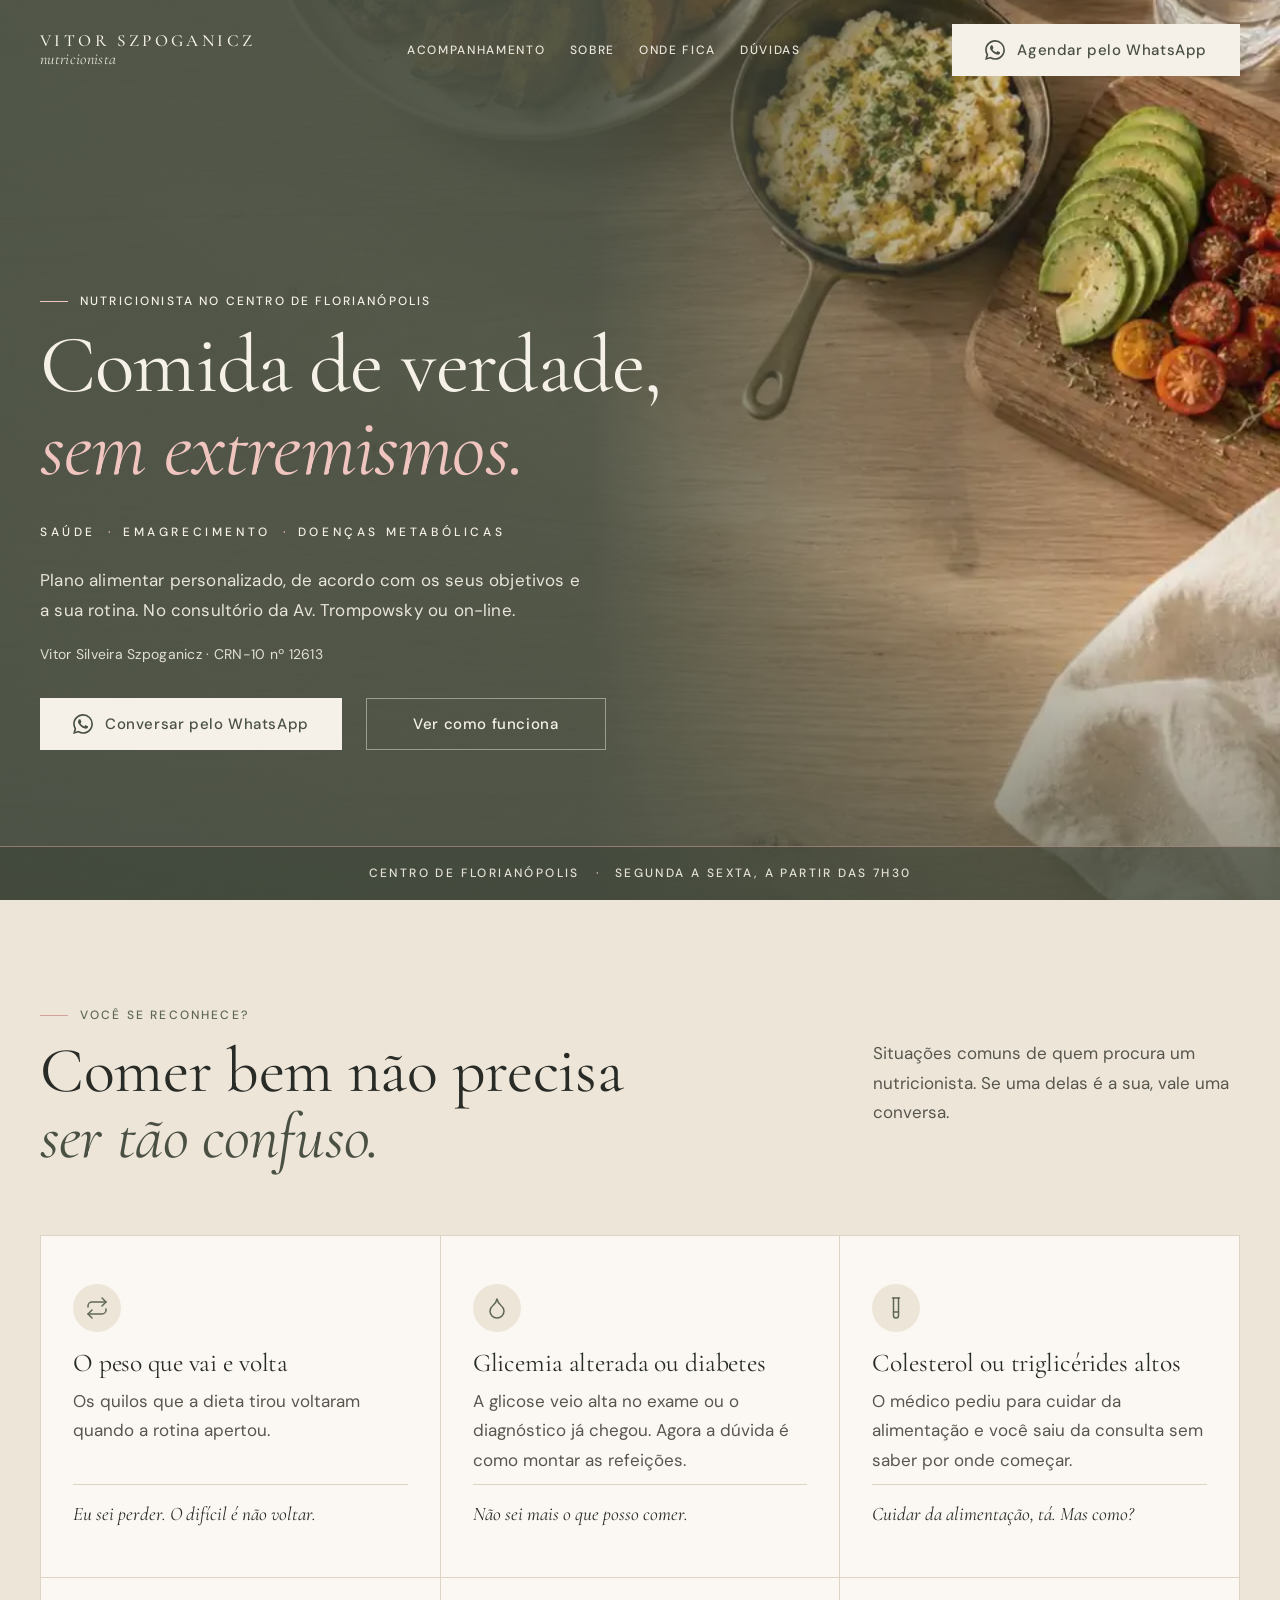
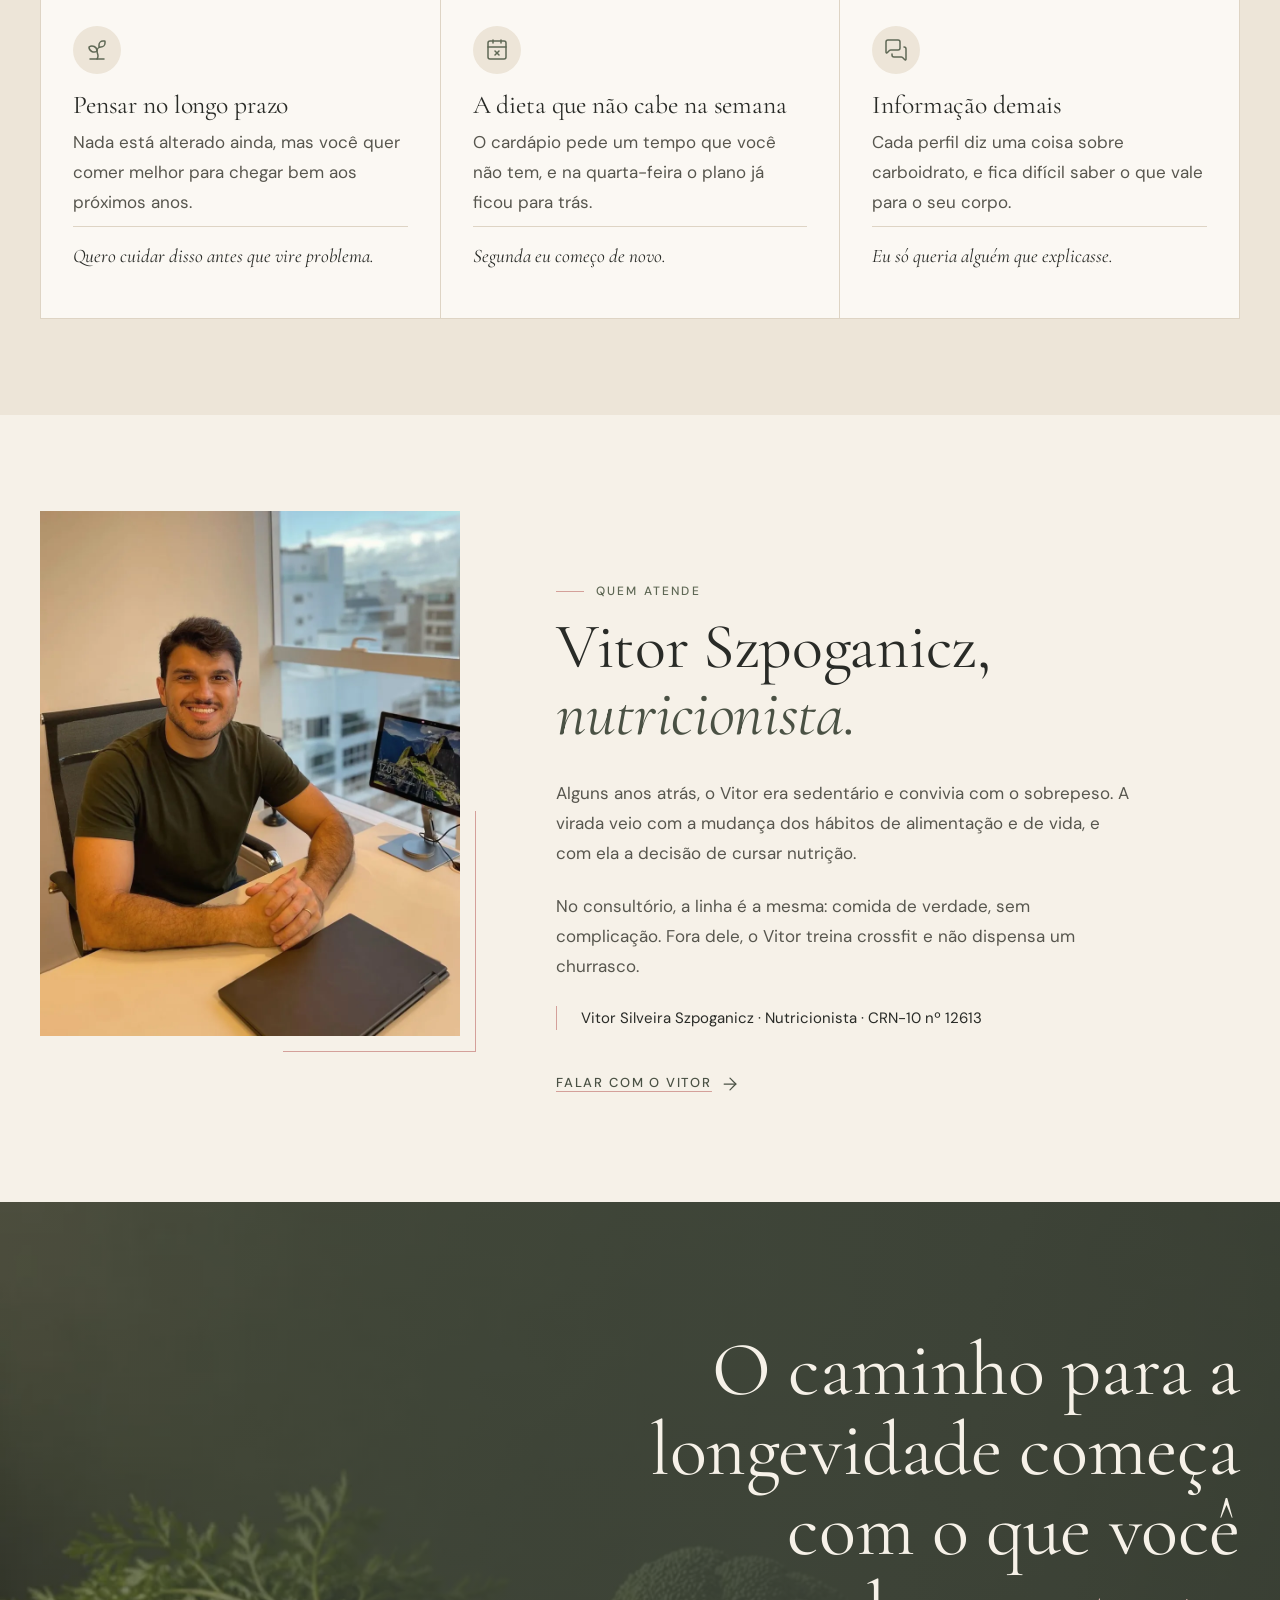
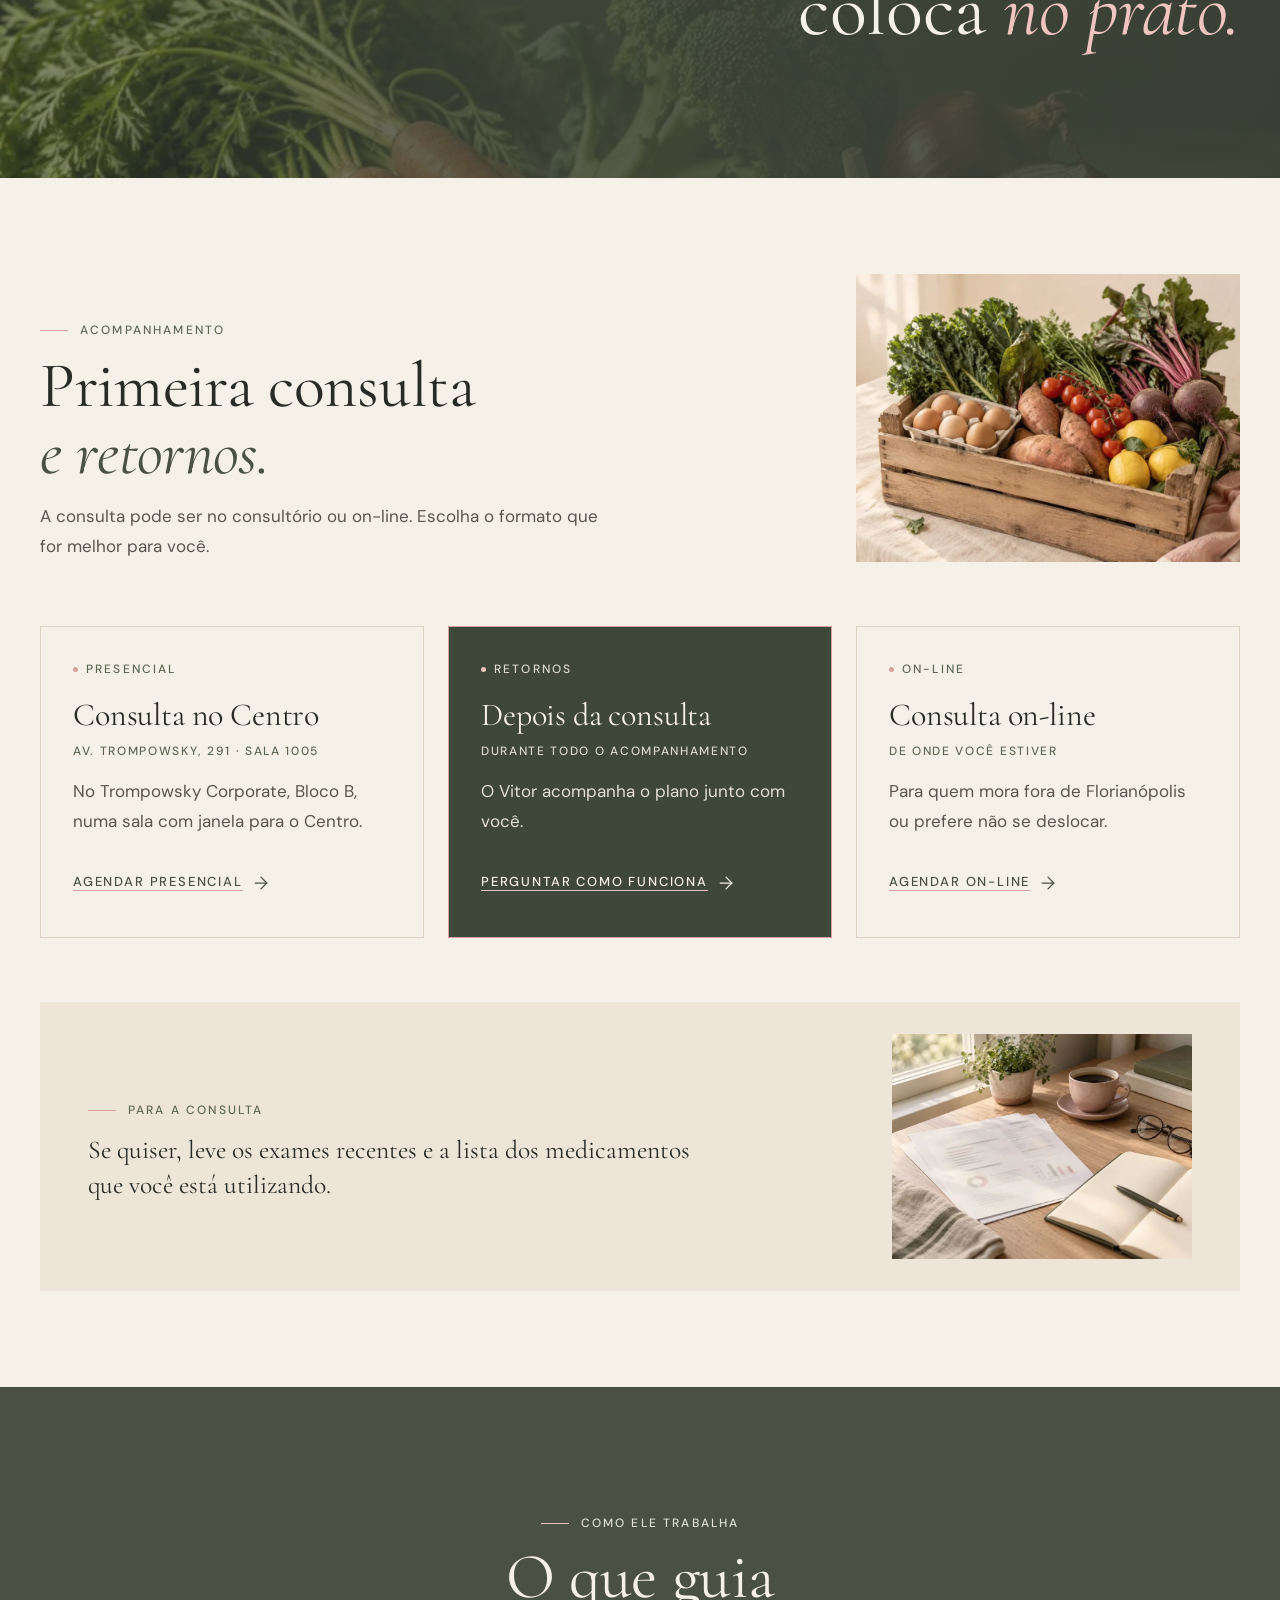
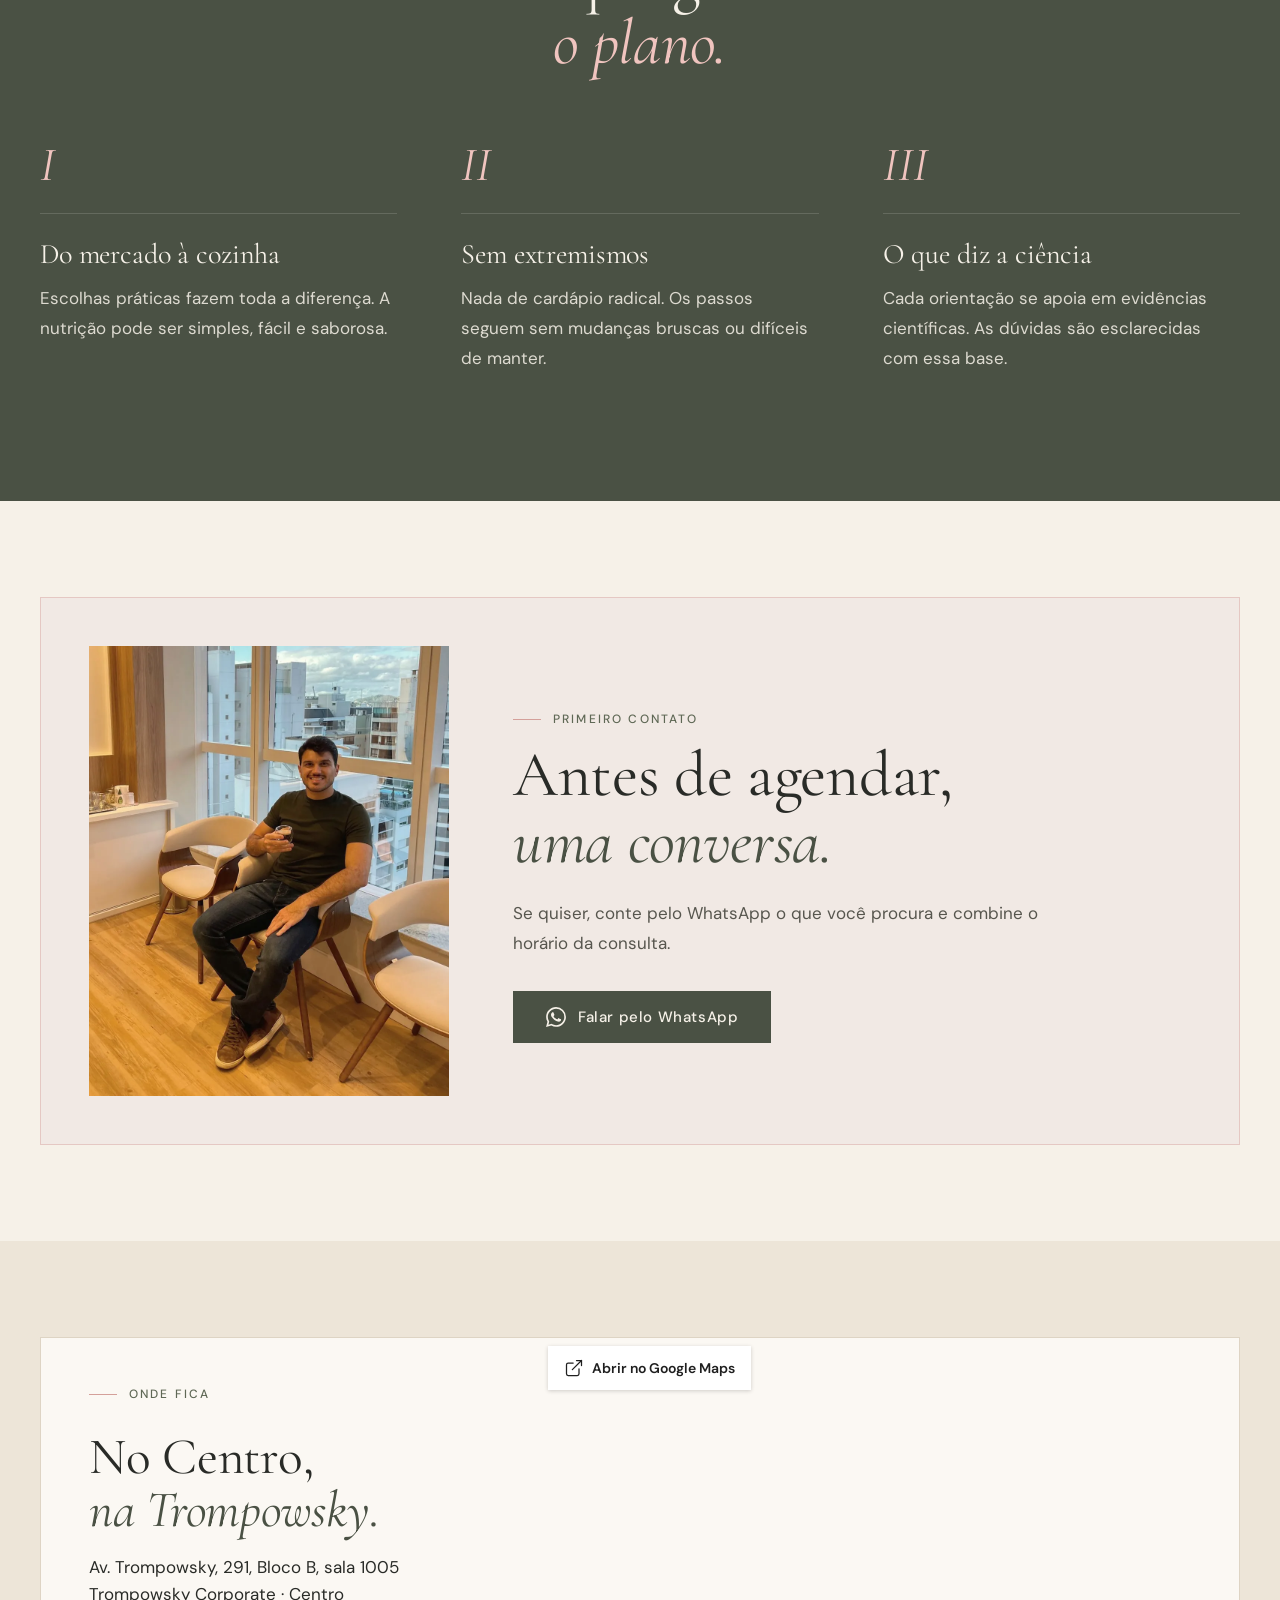
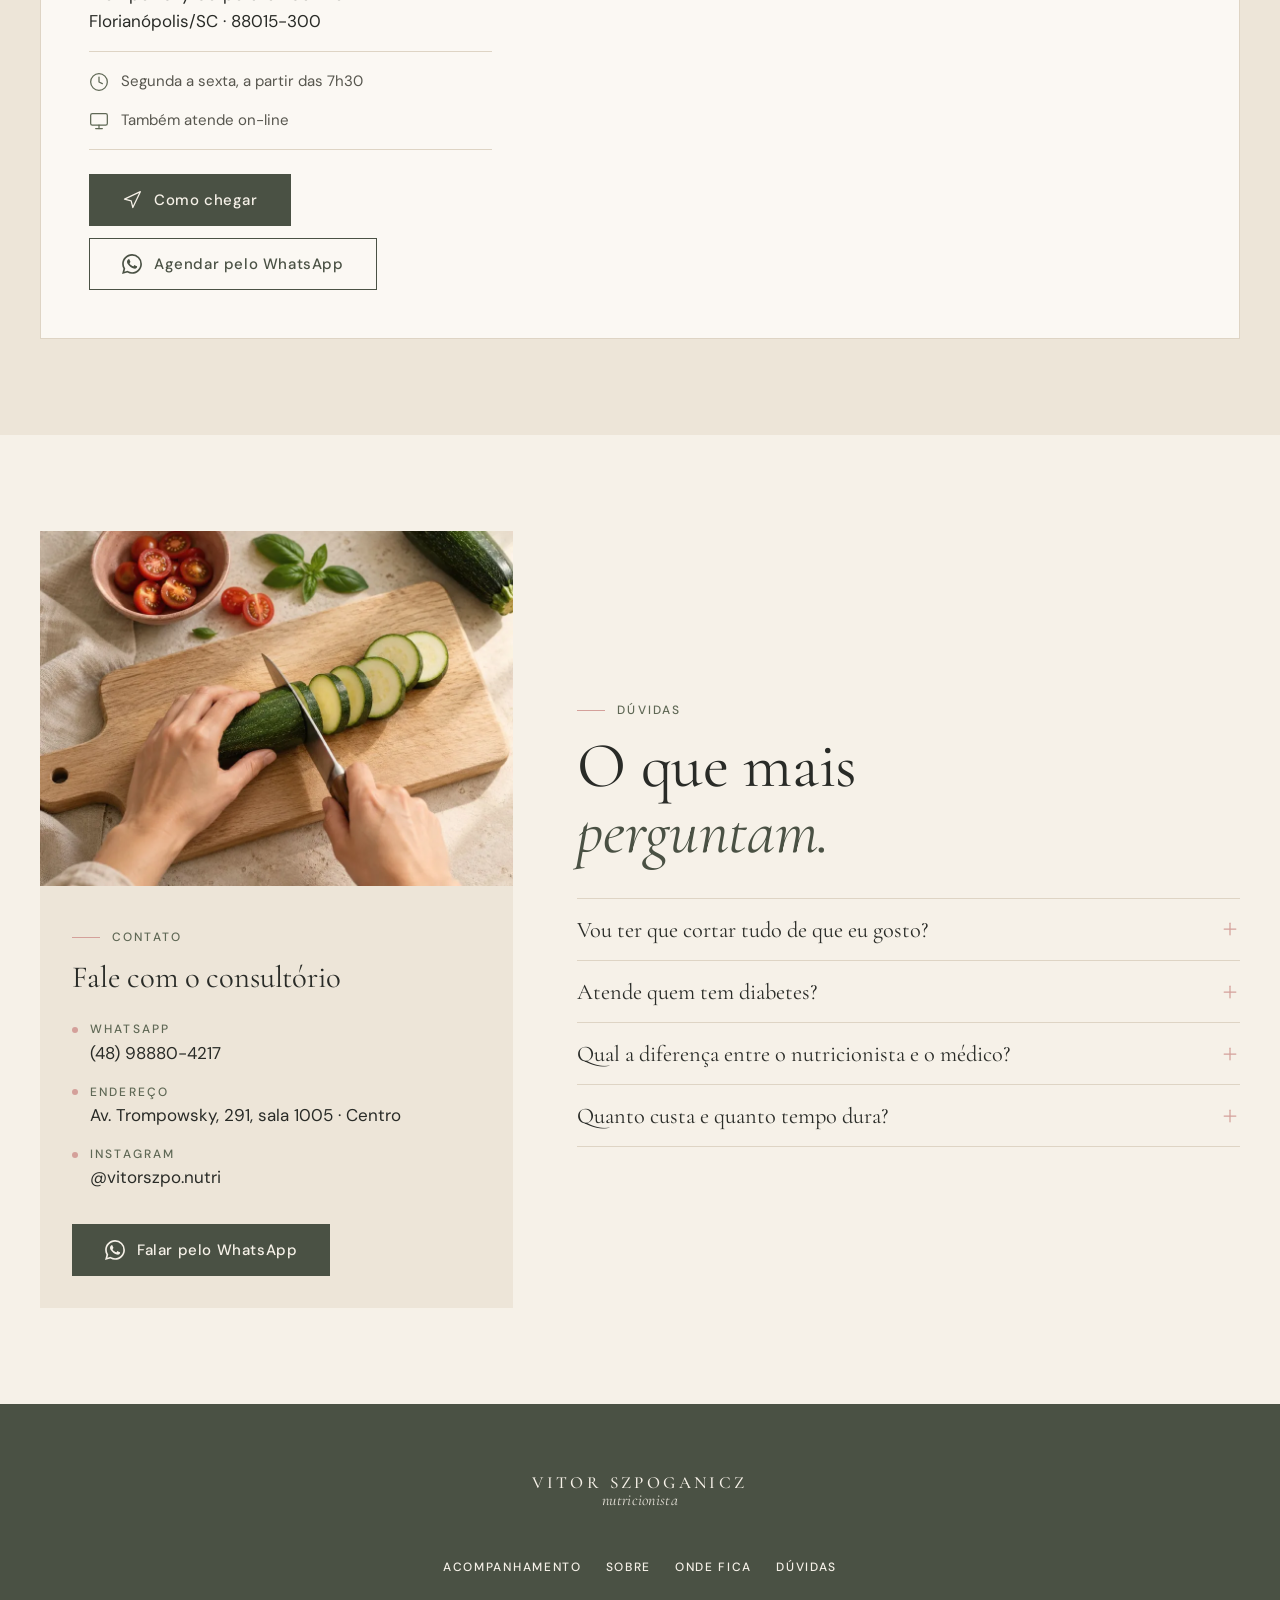
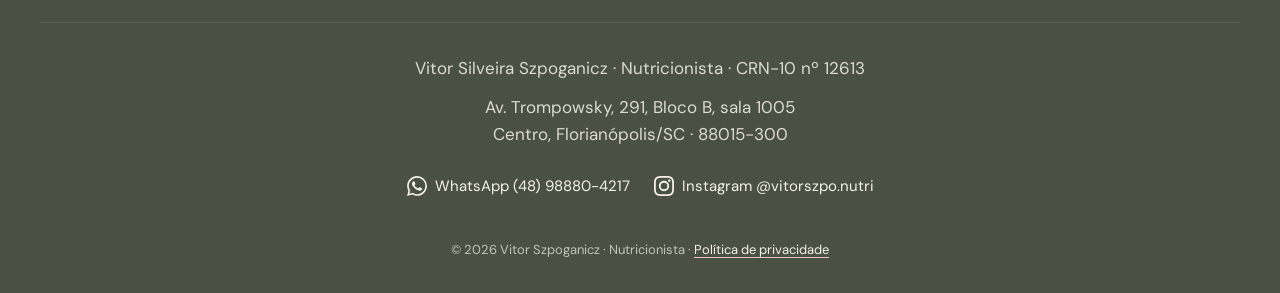
<file: index.html>
<!DOCTYPE html>
<html lang="pt-BR">
<head>
<meta charset="UTF-8">
<meta name="viewport" content="width=device-width, initial-scale=1">
<!-- PRÉ-VENDA: não remover até o Armin fechar a venda -->
<meta name="robots" content="noindex, nofollow">
<title>Vitor Szpoganicz · Nutricionista em Florianópolis</title>
<meta name="description" content="Nutricionista Vitor Silveira Szpoganicz, CRN-10 nº 12613. Plano alimentar personalizado, presencial na Av. Trompowsky, Centro, ou on-line.">
<meta property="og:title" content="Vitor Szpoganicz · Nutricionista em Florianópolis">
<meta property="og:description" content="Comida de verdade, sem extremismos. Presencial na Av. Trompowsky, Centro, e on-line. CRN-10 nº 12613.">
<meta property="og:url" content="https://infomediamethods-sys.github.io/vitor-szpoganicz-nutricionista/">
<meta property="og:type" content="website">
<meta property="og:locale" content="pt_BR">
<meta property="og:site_name" content="Vitor Szpoganicz · Nutricionista">
<meta property="og:image" content="https://infomediamethods-sys.github.io/vitor-szpoganicz-nutricionista/assets/img/og.jpg">
<meta property="og:image:width" content="1200">
<meta property="og:image:height" content="630">
<meta name="theme-color" content="#4A5144">
<link rel="icon" href="data:image/svg+xml,%3Csvg xmlns='http://www.w3.org/2000/svg' viewBox='0 0 64 64'%3E%3Crect width='64' height='64' fill='%234A5144'/%3E%3Ctext x='32' y='42' font-family='Georgia,serif' font-size='27' letter-spacing='1' fill='%23F6F1E8' text-anchor='middle'%3EVS%3C/text%3E%3C/svg%3E">
<link rel="preconnect" href="https://fonts.googleapis.com">
<link rel="preconnect" href="https://fonts.gstatic.com" crossorigin>
<link href="https://fonts.googleapis.com/css2?family=Cormorant+Garamond:ital,wght@0,400;0,500;1,400;1,500&amp;family=DM+Sans:opsz,wght@9..40,400;9..40,500&amp;display=swap" rel="stylesheet">
<link rel="preload" as="image" media="(max-width: 899px)" imagesrcset="assets/img/heroi-mobile-480.webp 480w, assets/img/heroi-mobile-960.webp 960w" imagesizes="100vw">
<link rel="stylesheet" href="assets/css/base.css">
<link rel="stylesheet" href="assets/css/style.css">
<script type="application/ld+json">
{
  "@context": "https://schema.org",
  "@graph": [
    {
      "@type": "Person",
      "@id": "https://infomediamethods-sys.github.io/vitor-szpoganicz-nutricionista/#vitor",
      "name": "Vitor Silveira Szpoganicz",
      "alternateName": "Vitor Szpoganicz",
      "jobTitle": "Nutricionista",
      "identifier": "CRN-10 nº 12613",
      "image": "https://infomediamethods-sys.github.io/vitor-szpoganicz-nutricionista/assets/img/sobre-vitor.jpg",
      "sameAs": ["https://www.instagram.com/vitorszpo.nutri"]
    },
    {
      "@type": "LocalBusiness",
      "name": "Vitor Szpoganicz · Nutricionista",
      "url": "https://infomediamethods-sys.github.io/vitor-szpoganicz-nutricionista/",
      "image": "https://infomediamethods-sys.github.io/vitor-szpoganicz-nutricionista/assets/img/og.jpg",
      "telephone": "+55 48 98880-4217",
      "founder": { "@id": "https://infomediamethods-sys.github.io/vitor-szpoganicz-nutricionista/#vitor" },
      "address": {
        "@type": "PostalAddress",
        "streetAddress": "Av. Trompowsky, 291, Bloco B, sala 1005",
        "addressLocality": "Florianópolis",
        "addressRegion": "SC",
        "postalCode": "88015-300",
        "addressCountry": "BR"
      },
      "geo": { "@type": "GeoCoordinates", "latitude": -27.5884316, "longitude": -48.5483989 },
      "hasMap": "https://www.google.com/maps/place/Nutricionista+Vitor+Szpoganicz/data=!4m7!3m6!1s0x9527399aea4a2c7f:0x854b16bb4dbebe6a!8m2!3d-27.5884316!4d-48.5483989!16s%2Fg%2F11x92j5gxb",
      "sameAs": ["https://www.instagram.com/vitorszpo.nutri"]
    }
  ]
}
</script>
</head>
<body>
<a class="pular-conteudo" href="#conteudo">Pular para o conteúdo</a>

<header class="cabecalho" data-header>
  <div class="container cabecalho__inner">
    <a class="marca" href="#inicio" aria-label="Vitor Szpoganicz, nutricionista: início">
      <span class="marca__nome">Vitor Szpoganicz</span>
      <span class="marca__sub">nutricionista</span>
    </a>
    <nav class="nav" aria-label="Seções">
      <a href="#acompanhamento">Acompanhamento</a>
      <a href="#sobre">Sobre</a>
      <a href="#onde-fica">Onde fica</a>
      <a href="#duvidas">Dúvidas</a>
    </nav>
    <a class="botao" href="https://wa.me/5548988804217?text=Ol%C3%A1%2C%20Vitor%21%20Vi%20seu%20site%20e%20gostaria%20de%20agendar%20uma%20consulta." target="_blank" rel="noopener"><svg class="icone icone--marca" width="24" height="24" fill="currentColor" aria-hidden="true" focusable="false" role="img" viewBox="0 0 24 24" xmlns="http://www.w3.org/2000/svg"><path d="M17.472 14.382c-.297-.149-1.758-.867-2.03-.967-.273-.099-.471-.148-.67.15-.197.297-.767.966-.94 1.164-.173.199-.347.223-.644.075-.297-.15-1.255-.463-2.39-1.475-.883-.788-1.48-1.761-1.653-2.059-.173-.297-.018-.458.13-.606.134-.133.298-.347.446-.52.149-.174.198-.298.298-.497.099-.198.05-.371-.025-.52-.075-.149-.669-1.612-.916-2.207-.242-.579-.487-.5-.669-.51-.173-.008-.371-.01-.57-.01-.198 0-.52.074-.792.372-.272.297-1.04 1.016-1.04 2.479 0 1.462 1.065 2.875 1.213 3.074.149.198 2.096 3.2 5.077 4.487.709.306 1.262.489 1.694.625.712.227 1.36.195 1.871.118.571-.085 1.758-.719 2.006-1.413.248-.694.248-1.289.173-1.413-.074-.124-.272-.198-.57-.347m-5.421 7.403h-.004a9.87 9.87 0 01-5.031-1.378l-.361-.214-3.741.982.998-3.648-.235-.374a9.86 9.86 0 01-1.51-5.26c.001-5.45 4.436-9.884 9.888-9.884 2.64 0 5.122 1.03 6.988 2.898a9.825 9.825 0 012.893 6.994c-.003 5.45-4.437 9.884-9.885 9.884m8.413-18.297A11.815 11.815 0 0012.05 0C5.495 0 .16 5.335.157 11.892c0 2.096.547 4.142 1.588 5.945L.057 24l6.305-1.654a11.882 11.882 0 005.683 1.448h.005c6.554 0 11.89-5.335 11.893-11.893a11.821 11.821 0 00-3.48-8.413Z"/></svg><span class="cta-curto">WhatsApp</span><span class="cta-longo">Agendar pelo WhatsApp</span></a>
  </div>

</header>

<main id="conteudo">

  <!-- 1. Herói -->
  <section class="heroi escuro" id="inicio" data-heroi>
    <div class="heroi__fundo">
      <picture>
  <source type="image/webp" media="(max-width: 899px)" srcset="assets/img/heroi-mobile-480.webp 480w, assets/img/heroi-mobile-960.webp 960w" sizes="100vw">
  <source type="image/webp" srcset="assets/img/heroi-mobile-960.webp 960w" sizes="100vw">
  <img src="assets/img/heroi-mobile-960.jpg" width="1200" height="1500" alt="" decoding="async" fetchpriority="high">
</picture>
    </div>
    <div class="heroi__veu"></div>
    <div class="container heroi__conteudo">
      <div class="heroi__texto">
        <p class="rotulo heroi__entra" style="--atraso: 0s">Nutricionista no Centro de Florianópolis</p>
        <h1 class="heroi__entra" style="--atraso: .1s">Comida de verdade, <em>sem extremismos.</em></h1>
        <ul class="heroi__areas heroi__entra" role="list" style="--atraso: .2s">
          <li>Saúde</li><li>Emagrecimento</li><li>Doenças metabólicas</li>
        </ul>
        <p class="heroi__sub heroi__entra" style="--atraso: .3s">Plano alimentar personalizado, de acordo com os seus objetivos e a sua rotina. No consultório da Av. Trompowsky ou on-line.</p>
        <p class="heroi__registro heroi__entra" style="--atraso: .3s">Vitor Silveira <span class="nowrap">Szpoganicz · CRN-10 nº 12613</span></p>
        <div class="heroi__acoes heroi__entra" style="--atraso: .4s">
          <a class="botao botao--claro" href="https://wa.me/5548988804217?text=Ol%C3%A1%2C%20Vitor%21%20Vi%20seu%20site%20e%20gostaria%20de%20agendar%20uma%20consulta." target="_blank" rel="noopener"><svg class="icone icone--marca" width="24" height="24" fill="currentColor" aria-hidden="true" focusable="false" role="img" viewBox="0 0 24 24" xmlns="http://www.w3.org/2000/svg"><path d="M17.472 14.382c-.297-.149-1.758-.867-2.03-.967-.273-.099-.471-.148-.67.15-.197.297-.767.966-.94 1.164-.173.199-.347.223-.644.075-.297-.15-1.255-.463-2.39-1.475-.883-.788-1.48-1.761-1.653-2.059-.173-.297-.018-.458.13-.606.134-.133.298-.347.446-.52.149-.174.198-.298.298-.497.099-.198.05-.371-.025-.52-.075-.149-.669-1.612-.916-2.207-.242-.579-.487-.5-.669-.51-.173-.008-.371-.01-.57-.01-.198 0-.52.074-.792.372-.272.297-1.04 1.016-1.04 2.479 0 1.462 1.065 2.875 1.213 3.074.149.198 2.096 3.2 5.077 4.487.709.306 1.262.489 1.694.625.712.227 1.36.195 1.871.118.571-.085 1.758-.719 2.006-1.413.248-.694.248-1.289.173-1.413-.074-.124-.272-.198-.57-.347m-5.421 7.403h-.004a9.87 9.87 0 01-5.031-1.378l-.361-.214-3.741.982.998-3.648-.235-.374a9.86 9.86 0 01-1.51-5.26c.001-5.45 4.436-9.884 9.888-9.884 2.64 0 5.122 1.03 6.988 2.898a9.825 9.825 0 012.893 6.994c-.003 5.45-4.437 9.884-9.885 9.884m8.413-18.297A11.815 11.815 0 0012.05 0C5.495 0 .16 5.335.157 11.892c0 2.096.547 4.142 1.588 5.945L.057 24l6.305-1.654a11.882 11.882 0 005.683 1.448h.005c6.554 0 11.89-5.335 11.893-11.893a11.821 11.821 0 00-3.48-8.413Z"/></svg>Conversar pelo WhatsApp</a>
          <a class="botao botao--contorno-claro" href="#acompanhamento">Ver como funciona</a>
        </div>
      </div>
    </div>
    <div class="heroi__faixa">
      <ul class="container" role="list">
        <li>Centro de Florianópolis</li><li>Segunda a sexta, a partir das 7h30</li>
      </ul>
    </div>
  </section>

  <!-- 2. Você se reconhece -->
  <section class="secao situacoes" id="situacoes" aria-labelledby="situacoes-titulo">
    <div class="container">
      <div class="cabeca cabeca--tres r">
        <div class="cabeca__titulo">
          <p class="rotulo">Você se reconhece?</p>
          <h2 id="situacoes-titulo">Comer bem não precisa <em>ser tão confuso.</em></h2>
        </div>
        <p class="cabeca__apoio">Situações comuns de quem procura um nutricionista. Se uma delas é a sua, vale uma conversa.</p>
      </div>
      <ul class="grade-situacoes" role="list">
        <li class="situacao"><div class="situacao__entra r">
          <span class="icone-circulo"><svg aria-hidden="true" focusable="false" class="icone icone--repeat" xmlns="http://www.w3.org/2000/svg" width="24" height="24" viewBox="0 0 24 24" fill="none" stroke="currentColor" stroke-width="1.5" stroke-linecap="round" stroke-linejoin="round" ><path d="m17 2 4 4-4 4" /><path d="M3 11v-1a4 4 0 0 1 4-4h14" /><path d="m7 22-4-4 4-4" /><path d="M21 13v1a4 4 0 0 1-4 4H3" /></svg></span>
          <h3>O peso que vai e volta</h3>
          <p>Os quilos que a dieta tirou voltaram quando a rotina apertou.</p>
          <span></span>
          <p class="situacao__fala">Eu sei perder. O difícil é não voltar.</p>
        </div></li>
        <li class="situacao"><div class="situacao__entra r">
          <span class="icone-circulo"><svg aria-hidden="true" focusable="false" class="icone icone--droplet" xmlns="http://www.w3.org/2000/svg" width="24" height="24" viewBox="0 0 24 24" fill="none" stroke="currentColor" stroke-width="1.5" stroke-linecap="round" stroke-linejoin="round" ><path d="M12 22a7 7 0 0 0 7-7c0-2-1-3.9-3-5.5s-3.5-4-4-6.5c-.5 2.5-2 4.9-4 6.5C6 11.1 5 13 5 15a7 7 0 0 0 7 7z" /></svg></span>
          <h3>Glicemia alterada ou diabetes</h3>
          <p>A glicose veio alta no exame ou o diagnóstico já chegou. Agora a dúvida é como montar as refeições.</p>
          <span></span>
          <p class="situacao__fala">Não sei mais o que posso comer.</p>
        </div></li>
        <li class="situacao"><div class="situacao__entra r">
          <span class="icone-circulo"><svg aria-hidden="true" focusable="false" class="icone icone--test-tube" xmlns="http://www.w3.org/2000/svg" width="24" height="24" viewBox="0 0 24 24" fill="none" stroke="currentColor" stroke-width="1.5" stroke-linecap="round" stroke-linejoin="round" ><path d="M14.5 2v17.5c0 1.4-1.1 2.5-2.5 2.5c-1.4 0-2.5-1.1-2.5-2.5V2" /><path d="M8.5 2h7" /><path d="M14.5 16h-5" /></svg></span>
          <h3>Colesterol ou triglicérides altos</h3>
          <p>O médico pediu para cuidar da alimentação e você saiu da consulta sem saber por onde começar.</p>
          <span></span>
          <p class="situacao__fala">Cuidar da alimentação, tá. Mas como?</p>
        </div></li>
        <li class="situacao"><div class="situacao__entra r">
          <span class="icone-circulo"><svg aria-hidden="true" focusable="false" class="icone icone--sprout" xmlns="http://www.w3.org/2000/svg" width="24" height="24" viewBox="0 0 24 24" fill="none" stroke="currentColor" stroke-width="1.5" stroke-linecap="round" stroke-linejoin="round" ><path d="M14 9.536V7a4 4 0 0 1 4-4h1.5a.5.5 0 0 1 .5.5V5a4 4 0 0 1-4 4 4 4 0 0 0-4 4c0 2 1 3 1 5a5 5 0 0 1-1 3" /><path d="M4 9a5 5 0 0 1 8 4 5 5 0 0 1-8-4" /><path d="M5 21h14" /></svg></span>
          <h3>Pensar no longo prazo</h3>
          <p>Nada está alterado ainda, mas você quer comer melhor para chegar bem aos próximos anos.</p>
          <span></span>
          <p class="situacao__fala">Quero cuidar disso antes que vire problema.</p>
        </div></li>
        <li class="situacao"><div class="situacao__entra r">
          <span class="icone-circulo"><svg aria-hidden="true" focusable="false" class="icone icone--calendar-x" xmlns="http://www.w3.org/2000/svg" width="24" height="24" viewBox="0 0 24 24" fill="none" stroke="currentColor" stroke-width="1.5" stroke-linecap="round" stroke-linejoin="round" ><path d="M8 2v3" /><path d="M16 2v3" /><rect x="3" y="3" width="18" height="18" rx="2" /><path d="M3 9h18" /><path d="m14 13-4 4" /><path d="m10 13 4 4" /></svg></span>
          <h3>A dieta que não cabe na semana</h3>
          <p>O cardápio pede um tempo que você não tem, e na quarta-feira o plano já ficou para trás.</p>
          <span></span>
          <p class="situacao__fala">Segunda eu começo de novo.</p>
        </div></li>
        <li class="situacao"><div class="situacao__entra r">
          <span class="icone-circulo"><svg aria-hidden="true" focusable="false" class="icone icone--messages-square" xmlns="http://www.w3.org/2000/svg" width="24" height="24" viewBox="0 0 24 24" fill="none" stroke="currentColor" stroke-width="1.5" stroke-linecap="round" stroke-linejoin="round" ><path d="M16 10a2 2 0 0 1-2 2H6.828a2 2 0 0 0-1.414.586l-2.202 2.202A.71.71 0 0 1 2 14.286V4a2 2 0 0 1 2-2h10a2 2 0 0 1 2 2z" /><path d="M20 9a2 2 0 0 1 2 2v10.286a.71.71 0 0 1-1.212.502l-2.202-2.202A2 2 0 0 0 17.172 19H10a2 2 0 0 1-2-2v-1" /></svg></span>
          <h3>Informação demais</h3>
          <p>Cada perfil diz uma coisa sobre carboidrato, e fica difícil saber o que vale para o seu corpo.</p>
          <span></span>
          <p class="situacao__fala">Eu só queria alguém que explicasse.</p>
        </div></li>
      </ul>
    </div>
  </section>

  <!-- 3. Sobre -->
  <section class="secao sobre" id="sobre" aria-labelledby="sobre-titulo">
    <div class="container sobre__grade">
      <div class="sobre__foto r">
        <div class="midia">
          <picture>
  <source type="image/webp" media="(max-width: 899px)" srcset="assets/img/sobre-vitor-480.webp 480w, assets/img/sobre-vitor-960.webp 960w" sizes="100vw">
  <source type="image/webp" srcset="assets/img/sobre-vitor-960.webp 960w" sizes="50vw">
  <img src="assets/img/sobre-vitor-960.jpg" width="1200" height="1500" alt="Vitor Szpoganicz sorrindo, sentado à mesa do consultório, com a janela e os prédios do Centro ao fundo" decoding="async">
</picture>
        </div>
      </div>
      <div class="sobre__texto r">
        <p class="rotulo">Quem atende</p>
        <h2 id="sobre-titulo">Vitor Szpoganicz, <em>nutricionista.</em></h2>
        <p>Alguns anos atrás, o Vitor era sedentário e convivia com o sobrepeso. A virada veio com a mudança dos hábitos de alimentação e de vida, e com ela a decisão de cursar nutrição.</p>
        <p>No consultório, a linha é a mesma: comida de verdade, sem complicação. Fora dele, o Vitor treina crossfit e não dispensa um churrasco.</p>
        <p class="identificacao"><span class="nowrap">Vitor Silveira Szpoganicz</span><span class="sep-largo"> · </span><span class="bloco-estreito nowrap">Nutricionista · CRN-10 nº 12613</span></p>
        <div class="sobre__acao">
          <a class="link" href="https://wa.me/5548988804217?text=Ol%C3%A1%2C%20Vitor%21%20Vi%20seu%20site%20e%20queria%20tirar%20uma%20d%C3%BAvida%20antes%20de%20agendar." target="_blank" rel="noopener"><span>Falar com o Vitor</span><svg aria-hidden="true" focusable="false" class="icone icone--arrow-right" xmlns="http://www.w3.org/2000/svg" width="24" height="24" viewBox="0 0 24 24" fill="none" stroke="currentColor" stroke-width="1.5" stroke-linecap="round" stroke-linejoin="round" ><path d="M5 12h14" /><path d="m12 5 7 7-7 7" /></svg></a>
        </div>
      </div>
    </div>
  </section>

  <!-- 4. Frase grande -->
  <section class="frase escuro" aria-label="O caminho para a longevidade">
    <div class="frase__fundo">
      <picture>
  <source type="image/webp" media="(max-width: 899px)" srcset="assets/img/frase-cozinha-mobile-480.webp 480w, assets/img/frase-cozinha-mobile-960.webp 960w" sizes="100vw">
  <source type="image/webp" srcset="assets/img/frase-cozinha-mobile-960.webp 960w" sizes="50vw">
  <img src="assets/img/frase-cozinha-mobile-960.jpg" width="1200" height="1500" alt="" decoding="async">
</picture>
    </div>
    <div class="frase__veu"></div>
    <div class="container frase__texto">
      <h2 class="r">O caminho para a longevidade começa com o que você coloca <em>no prato.</em></h2>
    </div>
  </section>

  <!-- 5. Acompanhamento -->
  <section class="secao acompanhamento" id="acompanhamento" aria-labelledby="acompanhamento-titulo">
    <div class="container">
      <div class="acompanhamento__cabeca">
        <div class="cabeca__titulo r">
          <p class="rotulo">Acompanhamento</p>
          <h2 id="acompanhamento-titulo">Primeira consulta <em>e retornos.</em></h2>
          <p class="acompanhamento__apoio">A consulta pode ser no consultório ou on-line. Escolha o formato que for melhor para você.</p>
        </div>
        <div class="acompanhamento__midia r">
          <div class="midia">
            <picture>
  <source type="image/webp" media="(max-width: 899px)" srcset="assets/img/online-ingredientes-480.webp 480w, assets/img/online-ingredientes-960.webp 960w" sizes="100vw">
  <source type="image/webp" srcset="assets/img/online-ingredientes-960.webp 960w" sizes="50vw">
  <img src="assets/img/online-ingredientes-960.jpg" width="1200" height="900" alt="Caixote de feira com ovos, batata-doce, tomates, couve e beterraba" decoding="async" loading="lazy">
</picture>
          </div>
        </div>
      </div>
      <ul class="servicos" role="list">
        <li class="servico" data-servico><div class="servico__entra r">
          <span class="servico__etiqueta">Presencial</span>
          <button class="servico__abrir" type="button" aria-expanded="false" aria-controls="servico-1" aria-label="Ver detalhes da consulta no Centro"><svg aria-hidden="true" focusable="false" class="icone icone--plus" xmlns="http://www.w3.org/2000/svg" width="24" height="24" viewBox="0 0 24 24" fill="none" stroke="currentColor" stroke-width="1.5" stroke-linecap="round" stroke-linejoin="round" ><path d="M5 12h14" /><path d="M12 5v14" /></svg></button>
          <h3>Consulta no Centro</h3>
          <p class="servico__linha">Av. Trompowsky, 291 · sala 1005</p>
          <div class="servico__corpo" id="servico-1">
            <p>No Trompowsky Corporate, Bloco B, numa sala com janela para o Centro.</p>
            <div class="servico__acao"><a class="link" href="https://wa.me/5548988804217?text=Ol%C3%A1%2C%20Vitor%21%20Vi%20seu%20site%20e%20gostaria%20de%20agendar%20uma%20consulta%20presencial%20no%20Centro." target="_blank" rel="noopener"><span>Agendar presencial</span><svg aria-hidden="true" focusable="false" class="icone icone--arrow-right" xmlns="http://www.w3.org/2000/svg" width="24" height="24" viewBox="0 0 24 24" fill="none" stroke="currentColor" stroke-width="1.5" stroke-linecap="round" stroke-linejoin="round" ><path d="M5 12h14" /><path d="m12 5 7 7-7 7" /></svg></a></div>
          </div>
        </div></li>
        <li class="servico servico--destaque escuro" data-servico><div class="servico__entra r">
          <span class="servico__etiqueta">Retornos</span>
          <button class="servico__abrir" type="button" aria-expanded="false" aria-controls="servico-2" aria-label="Ver detalhes do acompanhamento depois da consulta"><svg aria-hidden="true" focusable="false" class="icone icone--plus" xmlns="http://www.w3.org/2000/svg" width="24" height="24" viewBox="0 0 24 24" fill="none" stroke="currentColor" stroke-width="1.5" stroke-linecap="round" stroke-linejoin="round" ><path d="M5 12h14" /><path d="M12 5v14" /></svg></button>
          <h3>Depois da consulta</h3>
          <p class="servico__linha">Durante todo o acompanhamento</p>
          <div class="servico__corpo" id="servico-2">
            <p>O Vitor acompanha o plano junto com você.</p>
            <div class="servico__acao"><a class="link" href="https://wa.me/5548988804217?text=Ol%C3%A1%2C%20Vitor%21%20Vi%20seu%20site%20e%20queria%20entender%20como%20funciona%20o%20acompanhamento." target="_blank" rel="noopener"><span>Perguntar como funciona</span><svg aria-hidden="true" focusable="false" class="icone icone--arrow-right" xmlns="http://www.w3.org/2000/svg" width="24" height="24" viewBox="0 0 24 24" fill="none" stroke="currentColor" stroke-width="1.5" stroke-linecap="round" stroke-linejoin="round" ><path d="M5 12h14" /><path d="m12 5 7 7-7 7" /></svg></a></div>
          </div>
        </div></li>
        <li class="servico" data-servico><div class="servico__entra r">
          <span class="servico__etiqueta">On-line</span>
          <button class="servico__abrir" type="button" aria-expanded="false" aria-controls="servico-3" aria-label="Ver detalhes da consulta on-line"><svg aria-hidden="true" focusable="false" class="icone icone--plus" xmlns="http://www.w3.org/2000/svg" width="24" height="24" viewBox="0 0 24 24" fill="none" stroke="currentColor" stroke-width="1.5" stroke-linecap="round" stroke-linejoin="round" ><path d="M5 12h14" /><path d="M12 5v14" /></svg></button>
          <h3>Consulta on-line</h3>
          <p class="servico__linha">De onde você estiver</p>
          <div class="servico__corpo" id="servico-3">
            <p>Para quem mora fora de Florianópolis ou prefere não se deslocar.</p>
            <div class="servico__acao"><a class="link" href="https://wa.me/5548988804217?text=Ol%C3%A1%2C%20Vitor%21%20Vi%20seu%20site%20e%20gostaria%20de%20agendar%20uma%20consulta%20on-line." target="_blank" rel="noopener"><span>Agendar on-line</span><svg aria-hidden="true" focusable="false" class="icone icone--arrow-right" xmlns="http://www.w3.org/2000/svg" width="24" height="24" viewBox="0 0 24 24" fill="none" stroke="currentColor" stroke-width="1.5" stroke-linecap="round" stroke-linejoin="round" ><path d="M5 12h14" /><path d="m12 5 7 7-7 7" /></svg></a></div>
          </div>
        </div></li>
      </ul>
      <div class="banda r">
        <div class="banda__texto">
          <p class="rotulo">Para a consulta</p>
          <p>Se quiser, leve os exames recentes e a lista dos medicamentos que você está utilizando.</p>
        </div>
        <div class="midia">
          <picture>
  <source type="image/webp" media="(max-width: 899px)" srcset="assets/img/acompanhamento-exames-480.webp 480w, assets/img/acompanhamento-exames-960.webp 960w" sizes="100vw">
  <source type="image/webp" srcset="assets/img/acompanhamento-exames-960.webp 960w" sizes="50vw">
  <img src="assets/img/acompanhamento-exames-960.jpg" width="1200" height="900" alt="Folhas de exame, caderno aberto e uma xícara de café sobre a mesa" decoding="async" loading="lazy">
</picture>
        </div>
      </div>
    </div>
  </section>

  <!-- 6. Princípios -->
  <section class="secao principios escuro" id="principios" aria-labelledby="principios-titulo">
    <div class="container">
      <div class="principios__cabeca r">
        <p class="rotulo">Como ele trabalha</p>
        <h2 id="principios-titulo">O que guia <em>o plano.</em></h2>
      </div>
      <ol class="principios__lista" role="list">
        <li class="principio r">
          <span class="principio__num" aria-hidden="true">I</span>
          <span class="principio__fio"></span>
          <h3>Do mercado à cozinha</h3>
          <p>Escolhas práticas fazem toda a diferença. A nutrição pode ser simples, fácil e saborosa.</p>
        </li>
        <li class="principio r">
          <span class="principio__num" aria-hidden="true">II</span>
          <span class="principio__fio"></span>
          <h3>Sem extremismos</h3>
          <p>Nada de cardápio radical. Os passos seguem sem mudanças bruscas ou difíceis de manter.</p>
        </li>
        <li class="principio r">
          <span class="principio__num" aria-hidden="true">III</span>
          <span class="principio__fio"></span>
          <h3>O que diz a ciência</h3>
          <p>Cada orientação se apoia em evidências científicas. As dúvidas são esclarecidas com essa base.</p>
        </li>
      </ol>
    </div>
  </section>

  <!-- 7. Convite -->
  <section class="secao convite-secao" id="contato-inicial" aria-labelledby="convite-titulo">
    <div class="container">
      <div class="convite r">
        <div class="midia">
          <picture>
  <source type="image/webp" media="(max-width: 899px)" srcset="assets/img/convite-recepcao-480.webp 480w, assets/img/convite-recepcao-960.webp 960w" sizes="100vw">
  <source type="image/webp" srcset="assets/img/convite-recepcao-960.webp 960w" sizes="50vw">
  <img src="assets/img/convite-recepcao-960.jpg" width="1160" height="1450" alt="Vitor Szpoganicz na sala de espera do consultório, com uma xícara de café" decoding="async" loading="lazy">
</picture>
        </div>
        <div class="convite__texto">
          <p class="rotulo">Primeiro contato</p>
          <h2 id="convite-titulo">Antes de agendar, <em>uma conversa.</em></h2>
          <p>Se quiser, conte pelo WhatsApp o que você procura e combine o horário da consulta.</p>
          <div class="convite__acao">
            <a class="botao botao--primario" href="https://wa.me/5548988804217?text=Ol%C3%A1%2C%20Vitor%21%20Vi%20seu%20site%20e%20queria%20tirar%20uma%20d%C3%BAvida%20antes%20de%20agendar." target="_blank" rel="noopener"><svg class="icone icone--marca" width="24" height="24" fill="currentColor" aria-hidden="true" focusable="false" role="img" viewBox="0 0 24 24" xmlns="http://www.w3.org/2000/svg"><path d="M17.472 14.382c-.297-.149-1.758-.867-2.03-.967-.273-.099-.471-.148-.67.15-.197.297-.767.966-.94 1.164-.173.199-.347.223-.644.075-.297-.15-1.255-.463-2.39-1.475-.883-.788-1.48-1.761-1.653-2.059-.173-.297-.018-.458.13-.606.134-.133.298-.347.446-.52.149-.174.198-.298.298-.497.099-.198.05-.371-.025-.52-.075-.149-.669-1.612-.916-2.207-.242-.579-.487-.5-.669-.51-.173-.008-.371-.01-.57-.01-.198 0-.52.074-.792.372-.272.297-1.04 1.016-1.04 2.479 0 1.462 1.065 2.875 1.213 3.074.149.198 2.096 3.2 5.077 4.487.709.306 1.262.489 1.694.625.712.227 1.36.195 1.871.118.571-.085 1.758-.719 2.006-1.413.248-.694.248-1.289.173-1.413-.074-.124-.272-.198-.57-.347m-5.421 7.403h-.004a9.87 9.87 0 01-5.031-1.378l-.361-.214-3.741.982.998-3.648-.235-.374a9.86 9.86 0 01-1.51-5.26c.001-5.45 4.436-9.884 9.888-9.884 2.64 0 5.122 1.03 6.988 2.898a9.825 9.825 0 012.893 6.994c-.003 5.45-4.437 9.884-9.885 9.884m8.413-18.297A11.815 11.815 0 0012.05 0C5.495 0 .16 5.335.157 11.892c0 2.096.547 4.142 1.588 5.945L.057 24l6.305-1.654a11.882 11.882 0 005.683 1.448h.005c6.554 0 11.89-5.335 11.893-11.893a11.821 11.821 0 00-3.48-8.413Z"/></svg>Falar pelo WhatsApp</a>
          </div>
        </div>
      </div>
    </div>
  </section>

  <!-- 8. Onde fica -->
  <section class="secao local" id="onde-fica" data-mapa>
    <div class="container local__grade">
      <div class="local__cartao r">
        <p class="rotulo">Onde fica</p>
        <h2 class="local__titulo">No Centro, <em>na Trompowsky.</em></h2>
        <address class="local__endereco">
          Av. Trompowsky, 291, Bloco B, <span class="nowrap">sala 1005</span><br>
          Trompowsky Corporate · Centro<br>
          Florianópolis/SC · 88015-300
        </address>
        <ul class="local__fatos" role="list">
          <li><svg aria-hidden="true" focusable="false" class="icone icone--clock" xmlns="http://www.w3.org/2000/svg" width="24" height="24" viewBox="0 0 24 24" fill="none" stroke="currentColor" stroke-width="1.5" stroke-linecap="round" stroke-linejoin="round" ><circle cx="12" cy="12" r="10" /><path d="M12 6v6l4 2" /></svg> Segunda a sexta, a partir das 7h30</li>
          <li><svg aria-hidden="true" focusable="false" class="icone icone--monitor" xmlns="http://www.w3.org/2000/svg" width="24" height="24" viewBox="0 0 24 24" fill="none" stroke="currentColor" stroke-width="1.5" stroke-linecap="round" stroke-linejoin="round" ><rect width="20" height="14" x="2" y="3" rx="2" /><line x1="8" x2="16" y1="21" y2="21" /><line x1="12" x2="12" y1="17" y2="21" /></svg> Também atende on-line</li>
        </ul>
        <div class="local__acoes">
          <a class="botao botao--primario" href="https://www.google.com/maps/dir/?api=1&amp;destination=Av.%20Trompowsky%2C%20291%2C%20Centro%2C%20Florian%C3%B3polis%20-%20SC%2C%2088015-300" target="_blank" rel="noopener"><svg aria-hidden="true" focusable="false" class="icone icone--navigation" xmlns="http://www.w3.org/2000/svg" width="24" height="24" viewBox="0 0 24 24" fill="none" stroke="currentColor" stroke-width="1.5" stroke-linecap="round" stroke-linejoin="round" ><polygon points="3 11 22 2 13 21 11 13 3 11" /></svg> Como chegar</a>
          <a class="botao botao--contorno local__so-computador" href="https://wa.me/5548988804217?text=Ol%C3%A1%2C%20Vitor%21%20Vi%20seu%20site%20e%20gostaria%20de%20agendar%20uma%20consulta." target="_blank" rel="noopener"><svg class="icone icone--marca" width="24" height="24" fill="currentColor" aria-hidden="true" focusable="false" role="img" viewBox="0 0 24 24" xmlns="http://www.w3.org/2000/svg"><path d="M17.472 14.382c-.297-.149-1.758-.867-2.03-.967-.273-.099-.471-.148-.67.15-.197.297-.767.966-.94 1.164-.173.199-.347.223-.644.075-.297-.15-1.255-.463-2.39-1.475-.883-.788-1.48-1.761-1.653-2.059-.173-.297-.018-.458.13-.606.134-.133.298-.347.446-.52.149-.174.198-.298.298-.497.099-.198.05-.371-.025-.52-.075-.149-.669-1.612-.916-2.207-.242-.579-.487-.5-.669-.51-.173-.008-.371-.01-.57-.01-.198 0-.52.074-.792.372-.272.297-1.04 1.016-1.04 2.479 0 1.462 1.065 2.875 1.213 3.074.149.198 2.096 3.2 5.077 4.487.709.306 1.262.489 1.694.625.712.227 1.36.195 1.871.118.571-.085 1.758-.719 2.006-1.413.248-.694.248-1.289.173-1.413-.074-.124-.272-.198-.57-.347m-5.421 7.403h-.004a9.87 9.87 0 01-5.031-1.378l-.361-.214-3.741.982.998-3.648-.235-.374a9.86 9.86 0 01-1.51-5.26c.001-5.45 4.436-9.884 9.888-9.884 2.64 0 5.122 1.03 6.988 2.898a9.825 9.825 0 012.893 6.994c-.003 5.45-4.437 9.884-9.885 9.884m8.413-18.297A11.815 11.815 0 0012.05 0C5.495 0 .16 5.335.157 11.892c0 2.096.547 4.142 1.588 5.945L.057 24l6.305-1.654a11.882 11.882 0 005.683 1.448h.005c6.554 0 11.89-5.335 11.893-11.893a11.821 11.821 0 00-3.48-8.413Z"/></svg> Agendar pelo WhatsApp</a>
        </div>
      </div>
      <a class="local__mapa" href="https://www.google.com/maps/place/Nutricionista+Vitor+Szpoganicz/data=!4m7!3m6!1s0x9527399aea4a2c7f:0x854b16bb4dbebe6a!8m2!3d-27.5884316!4d-48.5483989!16s%2Fg%2F11x92j5gxb!19sChIJfyxK6po5J5URar6-TbsWS4U" target="_blank" rel="noopener" aria-label="Abrir Nutricionista Vitor Szpoganicz no Google Maps">
        <iframe src="https://www.google.com/maps?q=Av.%20Trompowsky%2C%20291%20-%20Centro%2C%20Florian%C3%B3polis%20-%20SC%2C%2088015-300&amp;z=16&amp;output=embed"
          title="Mapa: Nutricionista Vitor Szpoganicz no Centro, Florianópolis" loading="lazy" referrerpolicy="no-referrer-when-downgrade"
          tabindex="-1" aria-hidden="true"></iframe>
        <span class="local__selo"><svg aria-hidden="true" focusable="false" class="icone icone--external-link" xmlns="http://www.w3.org/2000/svg" width="24" height="24" viewBox="0 0 24 24" fill="none" stroke="currentColor" stroke-width="1.5" stroke-linecap="round" stroke-linejoin="round" ><path d="M15 3h6v6" /><path d="M10 14 21 3" /><path d="M18 13v6a2 2 0 0 1-2 2H5a2 2 0 0 1-2-2V8a2 2 0 0 1 2-2h6" /></svg> Abrir no Google Maps</span>
      </a>
    </div>
  </section>

  <!-- 9. Dúvidas + contato -->
  <section class="secao duvidas" id="duvidas" aria-labelledby="duvidas-titulo">
    <div class="container duvidas__grade">
      <aside class="contato r" aria-labelledby="contato-titulo">
        <div class="midia">
          <picture>
  <source type="image/webp" media="(max-width: 899px)" srcset="assets/img/contato-preparo-480.webp 480w, assets/img/contato-preparo-960.webp 960w" sizes="100vw">
  <source type="image/webp" srcset="assets/img/contato-preparo-960.webp 960w" sizes="50vw">
  <img src="assets/img/contato-preparo-960.jpg" width="1200" height="900" alt="Mãos fatiando uma abobrinha numa tábua de madeira, vista de cima" decoding="async" loading="lazy">
</picture>
        </div>
        <div class="contato__texto">
          <p class="rotulo">Contato</p>
          <h3 id="contato-titulo">Fale com o consultório</h3>
          <dl class="contato__lista">
            <div><dt>WhatsApp</dt><dd><a href="https://wa.me/5548988804217?text=Ol%C3%A1%2C%20Vitor%21%20Vi%20seu%20site%20e%20queria%20tirar%20uma%20d%C3%BAvida%20antes%20de%20agendar." target="_blank" rel="noopener">(48) 98880-4217</a></dd></div>
            <div><dt>Endereço</dt><dd>Av. Trompowsky, 291, <span class="nowrap">sala 1005 · Centro</span></dd></div>
            <div><dt>Instagram</dt><dd><a href="https://www.instagram.com/vitorszpo.nutri" target="_blank" rel="noopener">@vitorszpo.nutri</a></dd></div>
          </dl>
          <div class="contato__acao">
            <a class="botao botao--primario" href="https://wa.me/5548988804217?text=Ol%C3%A1%2C%20Vitor%21%20Vi%20seu%20site%20e%20queria%20tirar%20uma%20d%C3%BAvida%20antes%20de%20agendar." target="_blank" rel="noopener"><svg class="icone icone--marca" width="24" height="24" fill="currentColor" aria-hidden="true" focusable="false" role="img" viewBox="0 0 24 24" xmlns="http://www.w3.org/2000/svg"><path d="M17.472 14.382c-.297-.149-1.758-.867-2.03-.967-.273-.099-.471-.148-.67.15-.197.297-.767.966-.94 1.164-.173.199-.347.223-.644.075-.297-.15-1.255-.463-2.39-1.475-.883-.788-1.48-1.761-1.653-2.059-.173-.297-.018-.458.13-.606.134-.133.298-.347.446-.52.149-.174.198-.298.298-.497.099-.198.05-.371-.025-.52-.075-.149-.669-1.612-.916-2.207-.242-.579-.487-.5-.669-.51-.173-.008-.371-.01-.57-.01-.198 0-.52.074-.792.372-.272.297-1.04 1.016-1.04 2.479 0 1.462 1.065 2.875 1.213 3.074.149.198 2.096 3.2 5.077 4.487.709.306 1.262.489 1.694.625.712.227 1.36.195 1.871.118.571-.085 1.758-.719 2.006-1.413.248-.694.248-1.289.173-1.413-.074-.124-.272-.198-.57-.347m-5.421 7.403h-.004a9.87 9.87 0 01-5.031-1.378l-.361-.214-3.741.982.998-3.648-.235-.374a9.86 9.86 0 01-1.51-5.26c.001-5.45 4.436-9.884 9.888-9.884 2.64 0 5.122 1.03 6.988 2.898a9.825 9.825 0 012.893 6.994c-.003 5.45-4.437 9.884-9.885 9.884m8.413-18.297A11.815 11.815 0 0012.05 0C5.495 0 .16 5.335.157 11.892c0 2.096.547 4.142 1.588 5.945L.057 24l6.305-1.654a11.882 11.882 0 005.683 1.448h.005c6.554 0 11.89-5.335 11.893-11.893a11.821 11.821 0 00-3.48-8.413Z"/></svg>Falar pelo WhatsApp</a>
          </div>
        </div>
      </aside>
      <div class="duvidas__faq">
        <div class="r">
          <p class="rotulo">Dúvidas</p>
          <h2 id="duvidas-titulo">O que mais <em>perguntam.</em></h2>
        </div>
        <div class="faq r">
          <details>
            <summary>Vou ter que cortar tudo de que eu gosto?<svg aria-hidden="true" focusable="false" class="icone icone--plus" xmlns="http://www.w3.org/2000/svg" width="24" height="24" viewBox="0 0 24 24" fill="none" stroke="currentColor" stroke-width="1.5" stroke-linecap="round" stroke-linejoin="round" ><path d="M5 12h14" /><path d="M12 5v14" /></svg></summary>
            <div class="faq__resposta"><p>O que entra e o que sai é decidido na consulta, junto com você.</p></div>
          </details>
          <details>
            <summary>Atende quem tem diabetes?<svg aria-hidden="true" focusable="false" class="icone icone--plus" xmlns="http://www.w3.org/2000/svg" width="24" height="24" viewBox="0 0 24 24" fill="none" stroke="currentColor" stroke-width="1.5" stroke-linecap="round" stroke-linejoin="round" ><path d="M5 12h14" /><path d="M12 5v14" /></svg></summary>
            <div class="faq__resposta"><p>Sim. O tratamento de doenças metabólicas, como o diabetes, está entre as áreas do Vitor. A alimentação não substitui a medicação nem o seu médico.</p></div>
          </details>
          <details>
            <summary>Qual a diferença entre o nutricionista e o médico?<svg aria-hidden="true" focusable="false" class="icone icone--plus" xmlns="http://www.w3.org/2000/svg" width="24" height="24" viewBox="0 0 24 24" fill="none" stroke="currentColor" stroke-width="1.5" stroke-linecap="round" stroke-linejoin="round" ><path d="M5 12h14" /><path d="M12 5v14" /></svg></summary>
            <div class="faq__resposta"><p>O médico diagnostica e prescreve os remédios. O nutricionista cuida do que vai ao prato e monta o plano alimentar com você.</p></div>
          </details>
          <details>
            <summary>Quanto custa e quanto tempo dura?<svg aria-hidden="true" focusable="false" class="icone icone--plus" xmlns="http://www.w3.org/2000/svg" width="24" height="24" viewBox="0 0 24 24" fill="none" stroke="currentColor" stroke-width="1.5" stroke-linecap="round" stroke-linejoin="round" ><path d="M5 12h14" /><path d="M12 5v14" /></svg></summary>
            <div class="faq__resposta"><p>Valores e duração da consulta são informados no primeiro contato pelo WhatsApp.</p></div>
          </details>
        </div>
      </div>
    </div>
  </section>

</main>

<footer class="rodape escuro">
  <div class="container">
    <a class="marca" href="#inicio" aria-label="Vitor Szpoganicz, nutricionista: início">
      <span class="marca__nome">Vitor Szpoganicz</span>
      <span class="marca__sub">nutricionista</span>
    </a>
    <nav class="rodape__nav" aria-label="Rodapé">
      <a href="#acompanhamento">Acompanhamento</a>
      <a href="#sobre">Sobre</a>
      <a href="#onde-fica">Onde fica</a>
      <a href="#duvidas">Dúvidas</a>
    </nav>
    <hr class="rodape__fio">
    <div class="rodape__dados">
      <p><span class="nowrap">Vitor Silveira Szpoganicz</span><span class="sep-largo"> · </span><span class="bloco-estreito nowrap">Nutricionista · CRN-10 nº 12613</span></p>
      <p>Av. Trompowsky, 291, Bloco B, <span class="nowrap">sala 1005</span><br><span class="nowrap">Centro, Florianópolis/SC</span> · <span class="nowrap">88015-300</span></p>
    </div>
    <div class="rodape__links">
      <a href="https://wa.me/5548988804217?text=Ol%C3%A1%2C%20Vitor%21%20Vi%20seu%20site%20e%20gostaria%20de%20agendar%20uma%20consulta." target="_blank" rel="noopener"><svg class="icone icone--marca" width="24" height="24" fill="currentColor" aria-hidden="true" focusable="false" role="img" viewBox="0 0 24 24" xmlns="http://www.w3.org/2000/svg"><path d="M17.472 14.382c-.297-.149-1.758-.867-2.03-.967-.273-.099-.471-.148-.67.15-.197.297-.767.966-.94 1.164-.173.199-.347.223-.644.075-.297-.15-1.255-.463-2.39-1.475-.883-.788-1.48-1.761-1.653-2.059-.173-.297-.018-.458.13-.606.134-.133.298-.347.446-.52.149-.174.198-.298.298-.497.099-.198.05-.371-.025-.52-.075-.149-.669-1.612-.916-2.207-.242-.579-.487-.5-.669-.51-.173-.008-.371-.01-.57-.01-.198 0-.52.074-.792.372-.272.297-1.04 1.016-1.04 2.479 0 1.462 1.065 2.875 1.213 3.074.149.198 2.096 3.2 5.077 4.487.709.306 1.262.489 1.694.625.712.227 1.36.195 1.871.118.571-.085 1.758-.719 2.006-1.413.248-.694.248-1.289.173-1.413-.074-.124-.272-.198-.57-.347m-5.421 7.403h-.004a9.87 9.87 0 01-5.031-1.378l-.361-.214-3.741.982.998-3.648-.235-.374a9.86 9.86 0 01-1.51-5.26c.001-5.45 4.436-9.884 9.888-9.884 2.64 0 5.122 1.03 6.988 2.898a9.825 9.825 0 012.893 6.994c-.003 5.45-4.437 9.884-9.885 9.884m8.413-18.297A11.815 11.815 0 0012.05 0C5.495 0 .16 5.335.157 11.892c0 2.096.547 4.142 1.588 5.945L.057 24l6.305-1.654a11.882 11.882 0 005.683 1.448h.005c6.554 0 11.89-5.335 11.893-11.893a11.821 11.821 0 00-3.48-8.413Z"/></svg><span>WhatsApp (48) 98880-4217</span></a>
      <a href="https://www.instagram.com/vitorszpo.nutri" target="_blank" rel="noopener"><svg class="icone icone--marca" width="24" height="24" fill="currentColor" aria-hidden="true" focusable="false" role="img" viewBox="0 0 24 24" xmlns="http://www.w3.org/2000/svg"><path d="M7.0301.084c-1.2768.0602-2.1487.264-2.911.5634-.7888.3075-1.4575.72-2.1228 1.3877-.6652.6677-1.075 1.3368-1.3802 2.127-.2954.7638-.4956 1.6365-.552 2.914-.0564 1.2775-.0689 1.6882-.0626 4.947.0062 3.2586.0206 3.6671.0825 4.9473.061 1.2765.264 2.1482.5635 2.9107.308.7889.72 1.4573 1.388 2.1228.6679.6655 1.3365 1.0743 2.1285 1.38.7632.295 1.6361.4961 2.9134.552 1.2773.056 1.6884.069 4.9462.0627 3.2578-.0062 3.668-.0207 4.9478-.0814 1.28-.0607 2.147-.2652 2.9098-.5633.7889-.3086 1.4578-.72 2.1228-1.3881.665-.6682 1.0745-1.3378 1.3795-2.1284.2957-.7632.4966-1.636.552-2.9124.056-1.2809.0692-1.6898.063-4.948-.0063-3.2583-.021-3.6668-.0817-4.9465-.0607-1.2797-.264-2.1487-.5633-2.9117-.3084-.7889-.72-1.4568-1.3876-2.1228C21.2982 1.33 20.628.9208 19.8378.6165 19.074.321 18.2017.1197 16.9244.0645 15.6471.0093 15.236-.005 11.977.0014 8.718.0076 8.31.0215 7.0301.0839m.1402 21.6932c-1.17-.0509-1.8053-.2453-2.2287-.408-.5606-.216-.96-.4771-1.3819-.895-.422-.4178-.6811-.8186-.9-1.378-.1644-.4234-.3624-1.058-.4171-2.228-.0595-1.2645-.072-1.6442-.079-4.848-.007-3.2037.0053-3.583.0607-4.848.05-1.169.2456-1.805.408-2.2282.216-.5613.4762-.96.895-1.3816.4188-.4217.8184-.6814 1.3783-.9003.423-.1651 1.0575-.3614 2.227-.4171 1.2655-.06 1.6447-.072 4.848-.079 3.2033-.007 3.5835.005 4.8495.0608 1.169.0508 1.8053.2445 2.228.408.5608.216.96.4754 1.3816.895.4217.4194.6816.8176.9005 1.3787.1653.4217.3617 1.056.4169 2.2263.0602 1.2655.0739 1.645.0796 4.848.0058 3.203-.0055 3.5834-.061 4.848-.051 1.17-.245 1.8055-.408 2.2294-.216.5604-.4763.96-.8954 1.3814-.419.4215-.8181.6811-1.3783.9-.4224.1649-1.0577.3617-2.2262.4174-1.2656.0595-1.6448.072-4.8493.079-3.2045.007-3.5825-.006-4.848-.0608M16.953 5.5864A1.44 1.44 0 1 0 18.39 4.144a1.44 1.44 0 0 0-1.437 1.4424M5.8385 12.012c.0067 3.4032 2.7706 6.1557 6.173 6.1493 3.4026-.0065 6.157-2.7701 6.1506-6.1733-.0065-3.4032-2.771-6.1565-6.174-6.1498-3.403.0067-6.156 2.771-6.1496 6.1738M8 12.0077a4 4 0 1 1 4.008 3.9921A3.9996 3.9996 0 0 1 8 12.0077"/></svg><span>Instagram @vitorszpo.nutri</span></a>
    </div>
    <p class="rodape__base">© 2026 Vitor Szpoganicz · <span class="nowrap">Nutricionista ·</span> <a class="nowrap" href="politica-de-privacidade.html">Política de privacidade</a></p>
  </div>
</footer>
<script src="assets/js/lenis.min.js" defer></script>
<script src="assets/js/main.js" defer></script>
<script src="assets/js/movimento.js" defer></script>

</body>
</html>
</file>
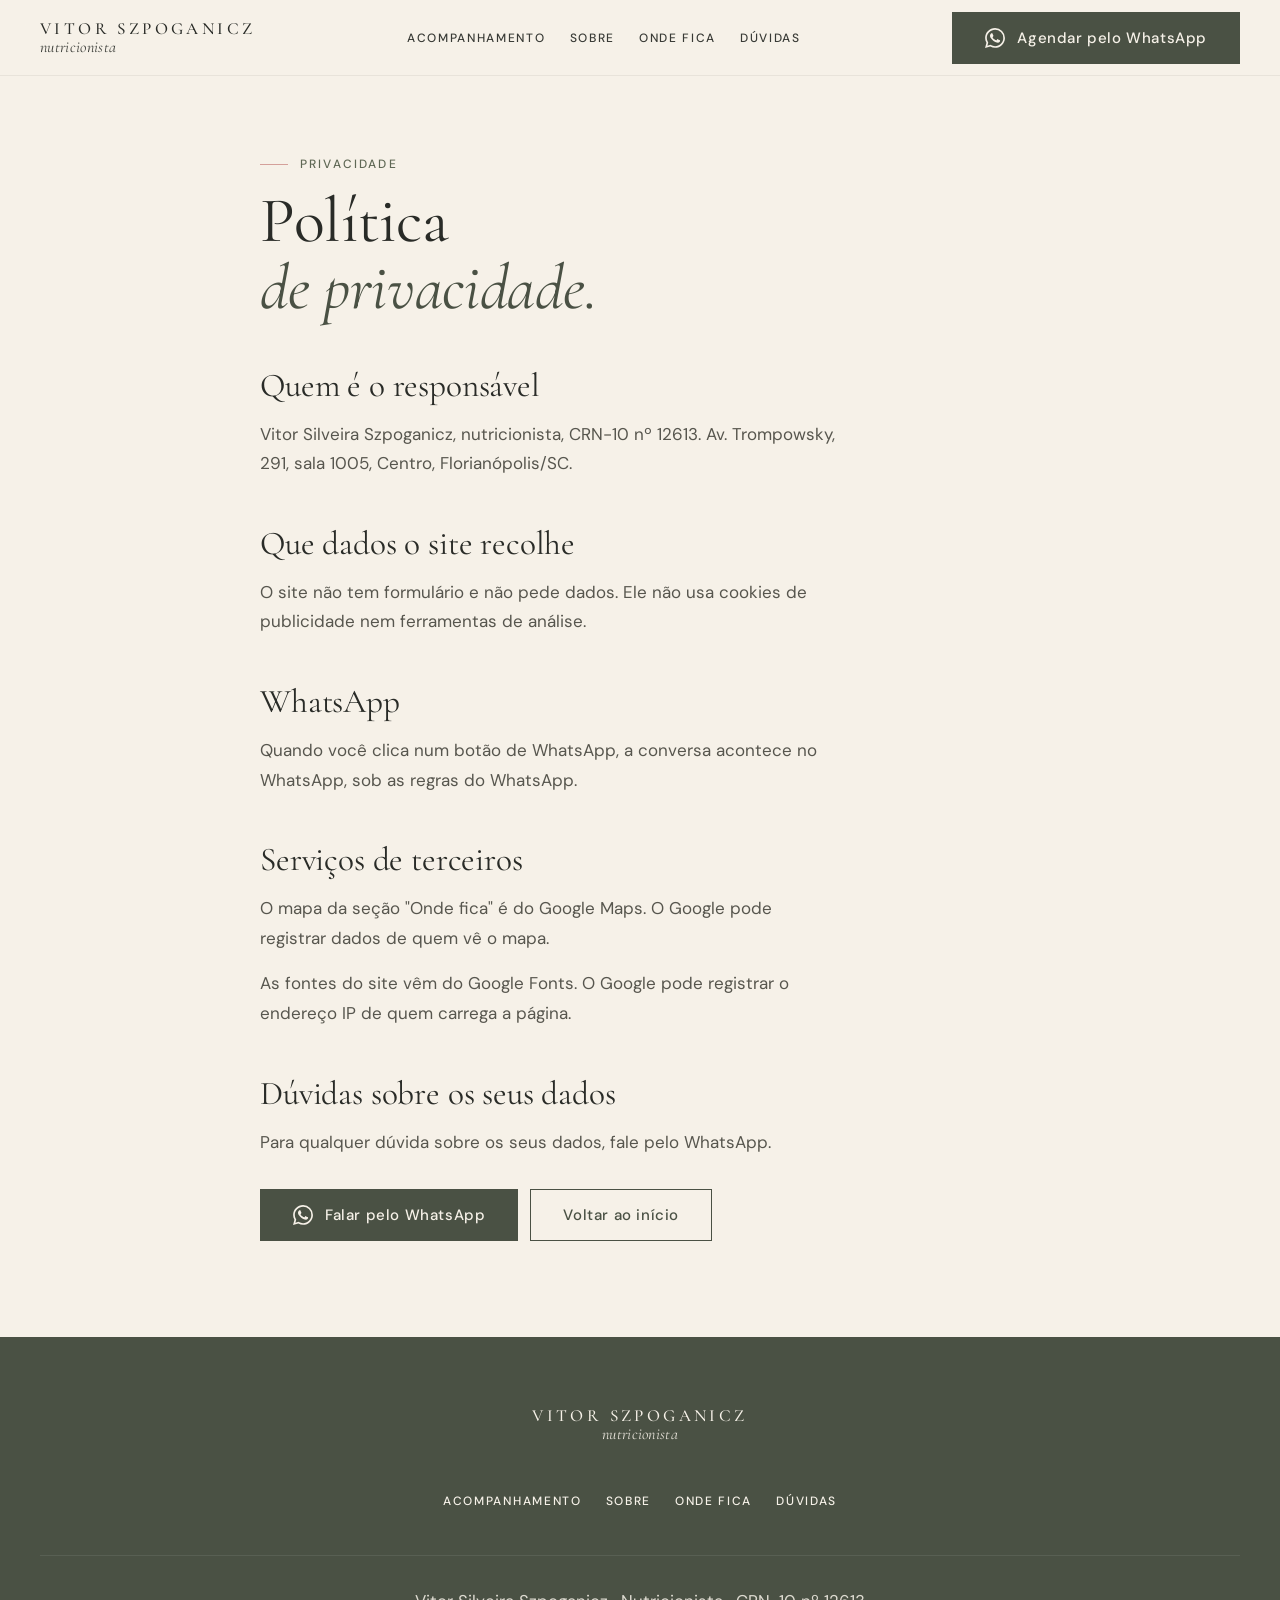
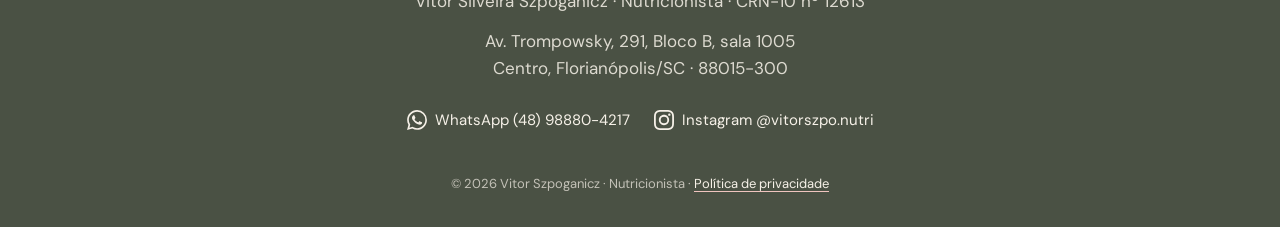
<file: politica-de-privacidade.html>
<!DOCTYPE html>
<html lang="pt-BR">
<head>
<meta charset="UTF-8">
<meta name="viewport" content="width=device-width, initial-scale=1">
<!-- PRÉ-VENDA: não remover até o Armin fechar a venda -->
<meta name="robots" content="noindex, nofollow">
<title>Política de privacidade | Vitor Szpoganicz</title>
<meta name="description" content="Como o site do nutricionista Vitor Szpoganicz trata os dados de quem o visita.">
<meta property="og:title" content="Política de privacidade | Vitor Szpoganicz">
<meta property="og:description" content="Como o site do nutricionista Vitor Szpoganicz trata os dados de quem o visita.">
<meta property="og:url" content="https://infomediamethods-sys.github.io/vitor-szpoganicz-nutricionista/politica-de-privacidade.html">
<meta property="og:type" content="website">
<meta property="og:locale" content="pt_BR">
<meta property="og:site_name" content="Vitor Szpoganicz · Nutricionista">
<meta property="og:image" content="https://infomediamethods-sys.github.io/vitor-szpoganicz-nutricionista/assets/img/og.jpg">
<meta property="og:image:width" content="1200">
<meta property="og:image:height" content="630">
<meta name="theme-color" content="#4A5144">
<link rel="icon" href="data:image/svg+xml,%3Csvg xmlns='http://www.w3.org/2000/svg' viewBox='0 0 64 64'%3E%3Crect width='64' height='64' fill='%234A5144'/%3E%3Ctext x='32' y='42' font-family='Georgia,serif' font-size='27' letter-spacing='1' fill='%23F6F1E8' text-anchor='middle'%3EVS%3C/text%3E%3C/svg%3E">
<link rel="preconnect" href="https://fonts.googleapis.com">
<link rel="preconnect" href="https://fonts.gstatic.com" crossorigin>
<link href="https://fonts.googleapis.com/css2?family=Cormorant+Garamond:ital,wght@0,400;0,500;1,400;1,500&amp;family=DM+Sans:opsz,wght@9..40,400;9..40,500&amp;display=swap" rel="stylesheet">
<link rel="stylesheet" href="assets/css/base.css">
<link rel="stylesheet" href="assets/css/style.css">

</head>
<body>
<a class="pular-conteudo" href="#conteudo">Pular para o conteúdo</a>
<header class="cabecalho cabecalho--solido" data-header>
  <div class="container cabecalho__inner">
    <a class="marca" href="index.html#inicio" aria-label="Vitor Szpoganicz, nutricionista: início">
      <span class="marca__nome">Vitor Szpoganicz</span>
      <span class="marca__sub">nutricionista</span>
    </a>
    <nav class="nav" aria-label="Seções">
      <a href="index.html#acompanhamento">Acompanhamento</a>
      <a href="index.html#sobre">Sobre</a>
      <a href="index.html#onde-fica">Onde fica</a>
      <a href="index.html#duvidas">Dúvidas</a>
    </nav>
    <a class="botao" href="https://wa.me/5548988804217?text=Ol%C3%A1%2C%20Vitor%21%20Vi%20seu%20site%20e%20gostaria%20de%20agendar%20uma%20consulta." target="_blank" rel="noopener"><svg class="icone icone--marca" width="24" height="24" fill="currentColor" aria-hidden="true" focusable="false" role="img" viewBox="0 0 24 24" xmlns="http://www.w3.org/2000/svg"><path d="M17.472 14.382c-.297-.149-1.758-.867-2.03-.967-.273-.099-.471-.148-.67.15-.197.297-.767.966-.94 1.164-.173.199-.347.223-.644.075-.297-.15-1.255-.463-2.39-1.475-.883-.788-1.48-1.761-1.653-2.059-.173-.297-.018-.458.13-.606.134-.133.298-.347.446-.52.149-.174.198-.298.298-.497.099-.198.05-.371-.025-.52-.075-.149-.669-1.612-.916-2.207-.242-.579-.487-.5-.669-.51-.173-.008-.371-.01-.57-.01-.198 0-.52.074-.792.372-.272.297-1.04 1.016-1.04 2.479 0 1.462 1.065 2.875 1.213 3.074.149.198 2.096 3.2 5.077 4.487.709.306 1.262.489 1.694.625.712.227 1.36.195 1.871.118.571-.085 1.758-.719 2.006-1.413.248-.694.248-1.289.173-1.413-.074-.124-.272-.198-.57-.347m-5.421 7.403h-.004a9.87 9.87 0 01-5.031-1.378l-.361-.214-3.741.982.998-3.648-.235-.374a9.86 9.86 0 01-1.51-5.26c.001-5.45 4.436-9.884 9.888-9.884 2.64 0 5.122 1.03 6.988 2.898a9.825 9.825 0 012.893 6.994c-.003 5.45-4.437 9.884-9.885 9.884m8.413-18.297A11.815 11.815 0 0012.05 0C5.495 0 .16 5.335.157 11.892c0 2.096.547 4.142 1.588 5.945L.057 24l6.305-1.654a11.882 11.882 0 005.683 1.448h.005c6.554 0 11.89-5.335 11.893-11.893a11.821 11.821 0 00-3.48-8.413Z"/></svg><span class="cta-curto">WhatsApp</span><span class="cta-longo">Agendar pelo WhatsApp</span></a>
  </div>

</header>
<main id="conteudo" class="pagina">
  <div class="container--estreito">
    <p class="rotulo">Privacidade</p>
    <h1>Política <em>de privacidade.</em></h1>
    <h2>Quem é o responsável</h2>
    <p>Vitor Silveira <span class="nowrap">Szpoganicz, nutricionista,</span> <span class="nowrap">CRN-10 nº 12613.</span> Av. Trompowsky, 291, sala 1005, Centro, Florianópolis/SC.</p>
    <h2>Que dados o site recolhe</h2>
    <p>O site não tem formulário e não pede dados. Ele não usa cookies de publicidade nem ferramentas de análise.</p>
    <h2>WhatsApp</h2>
    <p>Quando você clica num botão de WhatsApp, a conversa acontece no WhatsApp, sob as regras do WhatsApp.</p>
    <h2>Serviços de terceiros</h2>
    <p>O mapa da seção "Onde fica" é do Google Maps. O Google pode registrar dados de quem vê o mapa.</p>
    <p>As fontes do site vêm do Google Fonts. O Google pode registrar o endereço IP de quem carrega a página.</p>
    <h2>Dúvidas sobre os seus dados</h2>
    <p>Para qualquer dúvida sobre os seus dados, fale pelo WhatsApp.</p>
    <div class="pagina__acoes">
      <a class="botao botao--primario" href="https://wa.me/5548988804217?text=Ol%C3%A1%21%20Tenho%20uma%20d%C3%BAvida%20sobre%20os%20meus%20dados%20no%20site." target="_blank" rel="noopener"><svg class="icone icone--marca" width="24" height="24" fill="currentColor" aria-hidden="true" focusable="false" role="img" viewBox="0 0 24 24" xmlns="http://www.w3.org/2000/svg"><path d="M17.472 14.382c-.297-.149-1.758-.867-2.03-.967-.273-.099-.471-.148-.67.15-.197.297-.767.966-.94 1.164-.173.199-.347.223-.644.075-.297-.15-1.255-.463-2.39-1.475-.883-.788-1.48-1.761-1.653-2.059-.173-.297-.018-.458.13-.606.134-.133.298-.347.446-.52.149-.174.198-.298.298-.497.099-.198.05-.371-.025-.52-.075-.149-.669-1.612-.916-2.207-.242-.579-.487-.5-.669-.51-.173-.008-.371-.01-.57-.01-.198 0-.52.074-.792.372-.272.297-1.04 1.016-1.04 2.479 0 1.462 1.065 2.875 1.213 3.074.149.198 2.096 3.2 5.077 4.487.709.306 1.262.489 1.694.625.712.227 1.36.195 1.871.118.571-.085 1.758-.719 2.006-1.413.248-.694.248-1.289.173-1.413-.074-.124-.272-.198-.57-.347m-5.421 7.403h-.004a9.87 9.87 0 01-5.031-1.378l-.361-.214-3.741.982.998-3.648-.235-.374a9.86 9.86 0 01-1.51-5.26c.001-5.45 4.436-9.884 9.888-9.884 2.64 0 5.122 1.03 6.988 2.898a9.825 9.825 0 012.893 6.994c-.003 5.45-4.437 9.884-9.885 9.884m8.413-18.297A11.815 11.815 0 0012.05 0C5.495 0 .16 5.335.157 11.892c0 2.096.547 4.142 1.588 5.945L.057 24l6.305-1.654a11.882 11.882 0 005.683 1.448h.005c6.554 0 11.89-5.335 11.893-11.893a11.821 11.821 0 00-3.48-8.413Z"/></svg>Falar pelo WhatsApp</a>
      <a class="botao botao--contorno" href="index.html">Voltar ao início</a>
    </div>
  </div>
</main>
<footer class="rodape escuro">
  <div class="container">
    <a class="marca" href="index.html#inicio" aria-label="Vitor Szpoganicz, nutricionista: início">
      <span class="marca__nome">Vitor Szpoganicz</span>
      <span class="marca__sub">nutricionista</span>
    </a>
    <nav class="rodape__nav" aria-label="Rodapé">
      <a href="index.html#acompanhamento">Acompanhamento</a>
      <a href="index.html#sobre">Sobre</a>
      <a href="index.html#onde-fica">Onde fica</a>
      <a href="index.html#duvidas">Dúvidas</a>
    </nav>
    <hr class="rodape__fio">
    <div class="rodape__dados">
      <p><span class="nowrap">Vitor Silveira Szpoganicz</span><span class="sep-largo"> · </span><span class="bloco-estreito nowrap">Nutricionista · CRN-10 nº 12613</span></p>
      <p>Av. Trompowsky, 291, Bloco B, <span class="nowrap">sala 1005</span><br><span class="nowrap">Centro, Florianópolis/SC</span> · <span class="nowrap">88015-300</span></p>
    </div>
    <div class="rodape__links">
      <a href="https://wa.me/5548988804217?text=Ol%C3%A1%2C%20Vitor%21%20Vi%20seu%20site%20e%20gostaria%20de%20agendar%20uma%20consulta." target="_blank" rel="noopener"><svg class="icone icone--marca" width="24" height="24" fill="currentColor" aria-hidden="true" focusable="false" role="img" viewBox="0 0 24 24" xmlns="http://www.w3.org/2000/svg"><path d="M17.472 14.382c-.297-.149-1.758-.867-2.03-.967-.273-.099-.471-.148-.67.15-.197.297-.767.966-.94 1.164-.173.199-.347.223-.644.075-.297-.15-1.255-.463-2.39-1.475-.883-.788-1.48-1.761-1.653-2.059-.173-.297-.018-.458.13-.606.134-.133.298-.347.446-.52.149-.174.198-.298.298-.497.099-.198.05-.371-.025-.52-.075-.149-.669-1.612-.916-2.207-.242-.579-.487-.5-.669-.51-.173-.008-.371-.01-.57-.01-.198 0-.52.074-.792.372-.272.297-1.04 1.016-1.04 2.479 0 1.462 1.065 2.875 1.213 3.074.149.198 2.096 3.2 5.077 4.487.709.306 1.262.489 1.694.625.712.227 1.36.195 1.871.118.571-.085 1.758-.719 2.006-1.413.248-.694.248-1.289.173-1.413-.074-.124-.272-.198-.57-.347m-5.421 7.403h-.004a9.87 9.87 0 01-5.031-1.378l-.361-.214-3.741.982.998-3.648-.235-.374a9.86 9.86 0 01-1.51-5.26c.001-5.45 4.436-9.884 9.888-9.884 2.64 0 5.122 1.03 6.988 2.898a9.825 9.825 0 012.893 6.994c-.003 5.45-4.437 9.884-9.885 9.884m8.413-18.297A11.815 11.815 0 0012.05 0C5.495 0 .16 5.335.157 11.892c0 2.096.547 4.142 1.588 5.945L.057 24l6.305-1.654a11.882 11.882 0 005.683 1.448h.005c6.554 0 11.89-5.335 11.893-11.893a11.821 11.821 0 00-3.48-8.413Z"/></svg><span>WhatsApp (48) 98880-4217</span></a>
      <a href="https://www.instagram.com/vitorszpo.nutri" target="_blank" rel="noopener"><svg class="icone icone--marca" width="24" height="24" fill="currentColor" aria-hidden="true" focusable="false" role="img" viewBox="0 0 24 24" xmlns="http://www.w3.org/2000/svg"><path d="M7.0301.084c-1.2768.0602-2.1487.264-2.911.5634-.7888.3075-1.4575.72-2.1228 1.3877-.6652.6677-1.075 1.3368-1.3802 2.127-.2954.7638-.4956 1.6365-.552 2.914-.0564 1.2775-.0689 1.6882-.0626 4.947.0062 3.2586.0206 3.6671.0825 4.9473.061 1.2765.264 2.1482.5635 2.9107.308.7889.72 1.4573 1.388 2.1228.6679.6655 1.3365 1.0743 2.1285 1.38.7632.295 1.6361.4961 2.9134.552 1.2773.056 1.6884.069 4.9462.0627 3.2578-.0062 3.668-.0207 4.9478-.0814 1.28-.0607 2.147-.2652 2.9098-.5633.7889-.3086 1.4578-.72 2.1228-1.3881.665-.6682 1.0745-1.3378 1.3795-2.1284.2957-.7632.4966-1.636.552-2.9124.056-1.2809.0692-1.6898.063-4.948-.0063-3.2583-.021-3.6668-.0817-4.9465-.0607-1.2797-.264-2.1487-.5633-2.9117-.3084-.7889-.72-1.4568-1.3876-2.1228C21.2982 1.33 20.628.9208 19.8378.6165 19.074.321 18.2017.1197 16.9244.0645 15.6471.0093 15.236-.005 11.977.0014 8.718.0076 8.31.0215 7.0301.0839m.1402 21.6932c-1.17-.0509-1.8053-.2453-2.2287-.408-.5606-.216-.96-.4771-1.3819-.895-.422-.4178-.6811-.8186-.9-1.378-.1644-.4234-.3624-1.058-.4171-2.228-.0595-1.2645-.072-1.6442-.079-4.848-.007-3.2037.0053-3.583.0607-4.848.05-1.169.2456-1.805.408-2.2282.216-.5613.4762-.96.895-1.3816.4188-.4217.8184-.6814 1.3783-.9003.423-.1651 1.0575-.3614 2.227-.4171 1.2655-.06 1.6447-.072 4.848-.079 3.2033-.007 3.5835.005 4.8495.0608 1.169.0508 1.8053.2445 2.228.408.5608.216.96.4754 1.3816.895.4217.4194.6816.8176.9005 1.3787.1653.4217.3617 1.056.4169 2.2263.0602 1.2655.0739 1.645.0796 4.848.0058 3.203-.0055 3.5834-.061 4.848-.051 1.17-.245 1.8055-.408 2.2294-.216.5604-.4763.96-.8954 1.3814-.419.4215-.8181.6811-1.3783.9-.4224.1649-1.0577.3617-2.2262.4174-1.2656.0595-1.6448.072-4.8493.079-3.2045.007-3.5825-.006-4.848-.0608M16.953 5.5864A1.44 1.44 0 1 0 18.39 4.144a1.44 1.44 0 0 0-1.437 1.4424M5.8385 12.012c.0067 3.4032 2.7706 6.1557 6.173 6.1493 3.4026-.0065 6.157-2.7701 6.1506-6.1733-.0065-3.4032-2.771-6.1565-6.174-6.1498-3.403.0067-6.156 2.771-6.1496 6.1738M8 12.0077a4 4 0 1 1 4.008 3.9921A3.9996 3.9996 0 0 1 8 12.0077"/></svg><span>Instagram @vitorszpo.nutri</span></a>
    </div>
    <p class="rodape__base">© 2026 Vitor Szpoganicz · <span class="nowrap">Nutricionista ·</span> <a class="nowrap" href="politica-de-privacidade.html">Política de privacidade</a></p>
  </div>
</footer>
<script src="assets/js/lenis.min.js" defer></script>
<script src="assets/js/main.js" defer></script>
<script src="assets/js/movimento.js" defer></script>

</body>
</html>
</file>
<file: assets/css/base.css>
/* base.css — regras fixas da agência. NÃO EDITAR por projeto.
   Tokens de cor, fonte, raio e sombra do cliente ficam em style.css.
   Escala e regras descritas em specs/design.md §0. */

:root {
  /* Espaçamento: escala fechada. Nenhum margin/padding/gap fora daqui. */
  --space-1: 0.25rem;  /*   4px */
  --space-2: 0.5rem;   /*   8px */
  --space-3: 0.75rem;  /*  12px */
  --space-4: 1rem;     /*  16px */
  --space-5: 1.5rem;   /*  24px */
  --space-6: 2rem;     /*  32px */
  --space-7: 3rem;     /*  48px */
  --space-8: 4rem;     /*  64px */
  --space-9: 6rem;     /*  96px */
  --space-10: 8rem;    /* 128px */

  --section-y: var(--space-8);          /* celular e tablet: 64px */
  --gutter: var(--space-5);             /* 24px */
  --container: 1200px;
  --container-narrow: 760px;

  /* Ícones: só estes dois tamanhos (+ círculo de card) */
  --icone-linha: 20px;
  --icone-card: 24px;
  --icone-circulo: 48px;

  --toque-min: 44px;
  --header-h: 72px;

  --ease-out: cubic-bezier(0.22, 1, 0.36, 1);
  --dur-fast: 0.14s;
  --dur-base: 0.24s;
  --dur-slow: 0.42s;
}
@media (min-width: 900px) {
  :root { --section-y: var(--space-9); --gutter: var(--space-6); }  /* 96px / 32px */
}
@media (max-width: 399px) {
  :root { --gutter: 1.25rem; }  /* 20px: única exceção à escala, só na borda da tela */
}

/* Reset enxuto */
*, *::before, *::after { box-sizing: border-box; }
html { -webkit-text-size-adjust: 100%; overflow-x: clip; scroll-behavior: smooth; }
body { margin: 0; overflow-x: clip; min-height: 100vh; text-rendering: optimizeLegibility; -webkit-font-smoothing: antialiased; }
h1, h2, h3, h4, p, figure, blockquote, ul, ol, dl { margin: 0; }
ul[role="list"], ol[role="list"] { list-style: none; padding: 0; }
img, picture, svg, video { display: block; max-width: 100%; }
img { height: auto; }
input, button, textarea, select { font: inherit; color: inherit; }
button { cursor: pointer; }
a { color: inherit; }
[hidden] { display: none !important; }
:target, [id] { scroll-margin-top: calc(var(--header-h) + var(--space-4)); }

/* Estrutura */
.container { width: min(100% - 2 * var(--gutter), var(--container)); margin-inline: auto; }
.container--estreito { width: min(100% - 2 * var(--gutter), var(--container-narrow)); margin-inline: auto; }
.secao { padding-block: var(--section-y); }

/* Imagens: sempre cobrem o espaço reservado, sem distorcer */
.midia { position: relative; overflow: hidden; }
.midia > img, .midia > picture, .midia > picture > img { width: 100%; height: 100%; object-fit: cover; }
.proporcao-heroi   { aspect-ratio: 4 / 5; }
.proporcao-card    { aspect-ratio: 4 / 3; }
.proporcao-retrato { aspect-ratio: 4 / 5; }
.proporcao-avatar  { aspect-ratio: 1 / 1; border-radius: 50%; }
@media (min-width: 900px) { .proporcao-heroi { aspect-ratio: 3 / 2; } }

/* Ícones (gerados por ~/agencia/scripts/icone.mjs) */
.icone { width: var(--icone-card); height: var(--icone-card); flex-shrink: 0; }
.icone--linha, .botao .icone, p .icone, li .icone { width: var(--icone-linha); height: var(--icone-linha); }
.icone-circulo {
  display: inline-grid; place-items: center;
  width: var(--icone-circulo); height: var(--icone-circulo); border-radius: 50%;
}

/* Acessibilidade */
.pular-conteudo {
  position: absolute; left: var(--space-4); top: calc(-1 * var(--space-9)); z-index: 1000;
  padding: var(--space-3) var(--space-4); background: #fff; color: #000; border-radius: var(--space-2);
}
.pular-conteudo:focus { top: var(--space-3); }
:focus-visible { outline: 3px solid var(--focus-ring, currentColor); outline-offset: 2px; }
.sr-only {
  position: absolute !important; width: 1px; height: 1px; padding: 0; margin: -1px;
  overflow: hidden; clip: rect(0 0 0 0); white-space: nowrap; border: 0;
}
a, button, [role="button"], input, select, textarea, summary { min-height: var(--toque-min); }
p a, li a { min-height: 0; }

/* Menu de celular: fechado = fora da tela E fora do teclado (lição: menu fechado recebia foco) */
.menu-celular { visibility: hidden; pointer-events: none; }
.menu-celular[data-aberto="true"] { visibility: visible; pointer-events: auto; }
body[data-menu="true"] { overflow: hidden; }

/* Entrada de seção (main.js adiciona .visivel). Sem JS, tudo aparece. */
.js .revelar { opacity: 0; transform: translateY(16px); transition: opacity var(--dur-slow) var(--ease-out), transform var(--dur-slow) var(--ease-out); }
.js .revelar.visivel { opacity: 1; transform: none; }

/* Botão fixo de WhatsApp no celular: aparece em TODAS as páginas depois de rolar (lição: só funcionava na home) */
.whatsapp-fixo {
  position: fixed; left: var(--gutter); right: var(--gutter); bottom: var(--space-4); z-index: 90;
  display: flex; align-items: center; justify-content: center; gap: var(--space-2);
  min-height: 56px; border-radius: 999px; text-decoration: none;
  transform: translateY(calc(100% + var(--space-6))); transition: transform var(--dur-base) var(--ease-out);
}
.whatsapp-fixo[data-visivel="true"] { transform: none; }
@media (min-width: 900px) { .whatsapp-fixo { display: none; } }
/* Reserva o espaço do botão fixo no fim da página, senão ele cobre o último conteúdo (lição: Loredana) */
@media (max-width: 899px) { body:has(.whatsapp-fixo) { padding-bottom: calc(56px + var(--space-6)); } }

/* Caixa de foto real que falta (specs/design.md §0). Nunca pode sobrar sem registro em revisao/pendencias.md. */
.foto-pendente {
  display: grid; place-content: center; gap: var(--space-3);
  width: 100%; max-width: 100%; height: 100%; padding: var(--space-6); text-align: center;
  background: #f4f2f0; border: 2px dashed #b9b2aa; border-radius: inherit; color: #625c55;
}
.foto-pendente .icone { margin-inline: auto; opacity: .55; }
.foto-pendente__titulo { font-weight: 600; line-height: 1.45; color: #231f20; max-width: 34ch; margin-inline: auto; overflow-wrap: anywhere; }
.foto-pendente__meta { font-size: 0.875rem; }

/* Lenis (rolagem suave): o próprio Lenis põe html.lenis; com ele ativo, o scroll-behavior do CSS sai do caminho */
html.lenis, html.lenis body { height: auto; }
.lenis.lenis-smooth { scroll-behavior: auto !important; }
.lenis.lenis-smooth [data-lenis-prevent] { overscroll-behavior: contain; }
.lenis.lenis-stopped { overflow: clip; }
.lenis.lenis-smooth iframe { pointer-events: none; }

/* Movimento reduzido: desliga tudo */
@media (prefers-reduced-motion: reduce) {
  html { scroll-behavior: auto; }
  *, *::before, *::after { animation: none !important; transition: none !important; }
  .js .revelar { opacity: 1; transform: none; }
}

/* "Onde fica": mapa + cartão de endereço (componentes/mapa.html, §0 "Mapa"). Regra do Armin, 15/10/2026.
   O mapa não captura toque nem roda (senão prende a rolagem e o Lenis): clicar abre o Google Maps. */
.local__grade { display: grid; gap: var(--space-6); }
.local__cartao { display: flex; flex-direction: column; gap: var(--space-4); }
.local__endereco { font-style: normal; line-height: 1.6; }
.local__fatos { display: none; }
.local__fatos li { display: flex; align-items: flex-start; gap: var(--space-3); }
.local__acoes { display: flex; flex-wrap: wrap; gap: var(--space-3); margin-top: var(--space-2); }
.local__so-computador { display: none; }
.local__mapa { position: relative; display: block; order: -1; aspect-ratio: 4 / 3; overflow: hidden; border-radius: var(--raio, 0); background: var(--local-fundo, #eceae6); }
.local__mapa iframe { position: absolute; inset: 0; width: 100%; height: 100%; border: 0; pointer-events: none; }
.local__selo { position: absolute; right: var(--space-3); bottom: var(--space-3); display: inline-flex; align-items: center; gap: var(--space-2); min-height: var(--toque-min); padding-inline: var(--space-4); border-radius: 999px; background: #fff; color: #1f1f1f; font-size: 0.875rem; font-weight: 600; box-shadow: 0 1px 4px rgb(0 0 0 / 0.18); }
.local__mapa:focus-visible { outline: 3px solid currentColor; outline-offset: 3px; }
@media (min-width: 900px) {
  .local__grade { grid-template-columns: 5fr 7fr; gap: 0; align-items: stretch; border: 1px solid var(--local-borda, rgb(0 0 0 / 0.12)); border-radius: var(--raio, 0); overflow: hidden; }
  .local__cartao { padding: var(--space-7); background: var(--local-fundo, transparent); justify-content: center; }
  .local__fatos { display: grid; gap: var(--space-3); border-block: 1px solid var(--local-borda, rgb(0 0 0 / 0.12)); }
  /* [role="list"]: senão ul[role="list"] { padding: 0 } (0,1,1) anula o padding e os fios encostam no texto (Hérica, 16/10/2026) */
  .local__fatos[role="list"] { padding-block: var(--space-4); }
  .local__so-computador { display: inline-flex; }
  .local__mapa { order: 0; aspect-ratio: auto; min-height: 440px; border-radius: 0; }
}
</file>
<file: assets/css/style.css>
/* style.css — tokens e componentes do site do Vitor Szpoganicz (specs/design.md §1–§11).
   Referência: wholeandbalanced.life. Espaçamento SEMPRE com var(--space-N) de base.css. */
:root {
  --marfim: #F6F1E8;
  --osso: #EDE5D8;
  --stone: #DED4C4;
  --campo: #FBF8F3;
  --oliva: #4A5144;
  --oliva-escuro: #3F463A;
  --salvia: #5F6855;
  --blush: #D4A09A;
  --blush-claro: #F0C4BF;
  --blush-palido: #F1E9E4;
  --accent-texto: #9A5B54;
  --texto-titulo: #292B27;
  --texto: #57564E;
  --texto-suave: #6F6357;
  --sobre-escuro: #F6F1E8;

  --fonte-titulo: "Cormorant Garamond", Georgia, "Times New Roman", serif;
  --fonte-corpo: "DM Sans", system-ui, -apple-system, "Segoe UI", sans-serif;

  --raio: 0;
  --sombra-hover: 0 8px 32px rgba(0, 0, 0, .06);
  --sombra-hover-escura: 0 8px 32px rgba(0, 0, 0, .2);
  --ease: cubic-bezier(0.22, 1, 0.36, 1);
  --focus-ring: var(--oliva);

  --local-fundo: var(--campo);
  --local-borda: var(--stone);
}

/* ---------- Base ---------- */
body {
  background: var(--marfim);
  color: var(--texto);
  font-family: var(--fonte-corpo);
  font-size: 1rem;
  line-height: 1.75;
}
@media (min-width: 900px) { body { font-size: 1.0625rem; } }

h1, h2, h3, .local__titulo {
  font-family: var(--fonte-titulo);
  font-weight: 400;
  color: var(--texto-titulo);
  text-wrap: balance;
  letter-spacing: -0.005em;
}
h1 em, h2 em, h3 em, .local__titulo em { font-style: italic; color: var(--oliva); }
h2, .local__titulo { font-size: clamp(2.5rem, 5vw, 4.5rem); line-height: 1.04; }
h2 em, .local__titulo em { display: block; white-space: nowrap; }
h3 { line-height: 1.2; }
p { max-width: 34em; }
strong { font-weight: 500; color: var(--texto-titulo); }
.nowrap { white-space: nowrap; }
html.lenis [id] { scroll-margin-top: 0; }
hr { color: inherit; }

.escuro { color: var(--sobre-escuro); --focus-ring: var(--blush-claro); }
.escuro h1, .escuro h2, .escuro h3 { color: var(--marfim); }
.escuro h1 em, .escuro h2 em, .escuro h3 em { color: var(--blush-claro); }

/* Rótulo com fio de 28px (Kit, recurso 3) */
.rotulo {
  display: inline-flex; align-items: center; gap: var(--space-3);
  font-family: var(--fonte-corpo); font-size: 0.75rem; font-weight: 500; line-height: 1.4;
  letter-spacing: 0.18em; text-transform: uppercase; color: var(--salvia);
  max-width: none;
}
.rotulo::before { content: ""; width: 28px; height: 1px; background: var(--blush); flex-shrink: 0; }
.escuro .rotulo { color: rgba(246, 241, 232, .88); }
.escuro .rotulo::before { background: var(--blush-claro); }
.rotulo + h1, .rotulo + h2, .rotulo + .local__titulo { margin-top: var(--space-3); }

/* ---------- Botões (§6: um raio, uma altura) ---------- */
.botao {
  display: inline-flex; align-items: center; justify-content: center; gap: var(--space-3);
  min-height: 52px; padding: var(--space-3) var(--space-6);
  font-family: var(--fonte-corpo); font-size: 0.9375rem; font-weight: 500; line-height: 1.2; letter-spacing: 0.04em;
  text-decoration: none; white-space: nowrap; border: 1px solid transparent; border-radius: var(--raio);
  transition: background-color .35s var(--ease), color .35s var(--ease), border-color .35s var(--ease), transform .35s var(--ease);
}
.botao .icone { width: var(--icone-linha); height: var(--icone-linha); }
.botao:hover { transform: translateY(-2px); }
.botao--primario { background: var(--oliva); color: var(--marfim); }
.botao--primario:hover { background: var(--oliva-escuro); }
.botao--claro { background: var(--marfim); color: var(--oliva); }
.botao--claro:hover { background: #fff; }
.botao--contorno { border-color: var(--oliva); color: var(--oliva); background: transparent; }
.botao--contorno:hover { background: var(--oliva); color: var(--marfim); }
.botao--contorno-claro { border-color: rgba(246, 241, 232, .45); color: var(--marfim); background: transparent; }
.botao--contorno-claro:hover { background: var(--marfim); color: var(--oliva); border-color: var(--marfim); }
@media (max-width: 399px) { .botao { white-space: normal; text-align: center; padding-inline: var(--space-4); } }

/* Link com seta: sublinhado só no texto (sem espaço antes do svg) */
.link, a.link {
  min-height: var(--toque-min);
  display: inline-flex; align-items: center; gap: var(--space-2);
  font-size: 0.8125rem; font-weight: 500; letter-spacing: 0.14em; text-transform: uppercase;
  color: var(--oliva); text-decoration: none; transition: color .3s var(--ease);
}
.link span { text-decoration: underline; text-decoration-color: var(--blush); text-decoration-thickness: 1px; text-underline-offset: 4px; }
.link .icone { width: var(--icone-linha); height: var(--icone-linha); transition: transform .3s var(--ease); }
.link:hover { color: var(--oliva-escuro); }
.link:hover .icone { transform: translateX(3px); }
.escuro .link { color: var(--marfim); }
.escuro .link span { text-decoration-color: var(--blush-claro); }

/* ---------- Cabeçalho (modo B no celular) ---------- */
.cabecalho {
  position: fixed; inset: 0 0 auto 0; z-index: 100;
  padding-block: var(--space-5); color: var(--marfim);
  transition: background-color .45s var(--ease), color .45s var(--ease);
}
.cabecalho[data-rolado], .cabecalho--solido {
  background: rgba(246, 241, 232, .86); -webkit-backdrop-filter: blur(20px); backdrop-filter: blur(20px);
  box-shadow: inset 0 -1px 0 rgba(0, 0, 0, .06); color: var(--texto-titulo); padding-block: var(--space-3);
}
.cabecalho__inner { display: flex; align-items: center; justify-content: space-between; gap: var(--space-5); }
.marca {
  display: inline-flex; flex-direction: column; justify-content: center; flex-shrink: 0;
  text-decoration: none; line-height: 1.1; min-width: 0;
}
.marca__nome { font-family: var(--fonte-titulo); font-weight: 500; font-size: 1.0625rem; letter-spacing: 0.2em; text-transform: uppercase; }
.marca__sub { font-family: var(--fonte-titulo); font-style: italic; font-size: 1rem; letter-spacing: 0.02em; opacity: .9; }
.nav { display: none; }
.cabecalho .botao { background: var(--marfim); color: var(--oliva); flex-shrink: 0; }
.cabecalho .botao:hover { background: #fff; }
.cabecalho[data-rolado] .botao, .cabecalho--solido .botao { background: var(--oliva); color: var(--marfim); }
.cabecalho[data-rolado] .botao:hover, .cabecalho--solido .botao:hover { background: var(--oliva-escuro); }
.cta-longo { display: none; }
@media (max-width: 599px) {
  .marca { flex-shrink: 1; }
  .marca__nome { font-size: 0.875rem; letter-spacing: 0.12em; }
  .marca__sub { font-size: 0.9375rem; }
  .cabecalho .botao { padding-inline: var(--space-4); white-space: nowrap; }
}
@media (max-width: 399px) {
  .marca__nome { font-size: 0.8125rem; letter-spacing: 0.08em; }
  .cabecalho__inner { gap: var(--space-3); }
  .cabecalho .botao { padding-inline: var(--space-3); }
}
@media (min-width: 900px) {
  .nav { display: flex; align-items: center; gap: var(--space-5); }
  .nav a {
    display: inline-flex; align-items: center; min-height: var(--toque-min);
    font-size: 0.75rem; font-weight: 500; letter-spacing: 0.14em; text-transform: uppercase;
    text-decoration: none; white-space: nowrap; opacity: .92; transition: color .3s var(--ease), opacity .3s var(--ease);
  }
  .nav a:hover { opacity: 1; color: var(--blush-claro); }
  .cabecalho[data-rolado] .nav a:hover, .cabecalho--solido .nav a:hover { color: var(--oliva); }
}
@media (min-width: 900px) and (max-width: 1099px) { .nav { gap: var(--space-4); } .nav a { letter-spacing: 0.1em; } }
@media (min-width: 1100px) { .cta-curto { display: none; } .cta-longo { display: inline; } }

/* ---------- 1. Herói ---------- */
.heroi {
  position: relative; display: flex; flex-direction: column; justify-content: flex-end;
  min-height: 100svh; background: var(--oliva); overflow: hidden;
}
.heroi__fundo, .heroi__fundo picture, .heroi__fundo img { position: absolute; inset: 0; width: 100%; height: 100%; }
.heroi__fundo img { object-fit: cover; object-position: 50% 0%; }
.heroi__veu {
  position: absolute; inset: 0;
  background:
    linear-gradient(180deg, rgba(63, 70, 58, .85) 0%, rgba(63, 70, 58, .7) 30%, rgba(63, 70, 58, 0) 45%),
    linear-gradient(0deg, rgba(74, 81, 68, .97) 0%, rgba(74, 81, 68, .92) 55%, rgba(74, 81, 68, .4) 78%, rgba(74, 81, 68, .15) 100%);
}
.heroi__conteudo {
  position: relative; z-index: 1;
  padding-top: calc(var(--header-h) + var(--space-7)); padding-bottom: var(--space-7);
}
.heroi h1 { font-size: clamp(3rem, 6.4vw, 6.5rem); line-height: 1.02; letter-spacing: -0.01em; margin-top: var(--space-3); }
.heroi h1 em { display: block; }
.heroi__areas {
  display: flex; flex-wrap: wrap; gap: var(--space-2) var(--space-3); margin-top: var(--space-6);
  font-size: 0.75rem; font-weight: 500; letter-spacing: 0.3em; text-transform: uppercase; line-height: 1.6;
}
@media (max-width: 599px) { .heroi__areas { column-gap: var(--space-5); } }
@media (min-width: 600px) { .heroi__areas li:not(:last-child)::after { content: "·"; color: var(--blush-claro); margin-inline-start: var(--space-3); letter-spacing: 0; } }
.heroi__sub { margin-top: var(--space-5); max-width: 32em; color: rgba(246, 241, 232, .92); letter-spacing: 0.01em; }
.heroi__registro { margin-top: var(--space-4); font-size: 0.875rem; color: rgba(246, 241, 232, .88); letter-spacing: 0.02em; }
.heroi__acoes { display: flex; flex-wrap: wrap; gap: var(--space-3); margin-top: var(--space-6); }
.heroi__faixa { display: none; }
.heroi .rotulo { color: var(--marfim); }
@media (max-width: 599px) {
  .heroi__acoes .botao { width: 100%; }
}
@media (max-width: 399px) {
  .heroi h1 { font-size: 2.6rem; }
  .heroi__conteudo { padding-top: calc(var(--header-h) + var(--space-4)); padding-bottom: var(--space-5); }
  .heroi__areas { margin-top: var(--space-5); }
  .heroi__sub { margin-top: var(--space-4); }
  .heroi__acoes { margin-top: var(--space-4); }
  .heroi__acoes .botao { white-space: nowrap; padding-inline: var(--space-4); }
}
@media (min-width: 600px) {
  .heroi__faixa {
    position: relative; z-index: 1; display: block;
    border-top: 1px solid rgba(212, 160, 154, .55); background: rgba(63, 70, 58, .6);
  }
  .heroi__faixa ul {
    display: flex; flex-wrap: wrap; justify-content: center; gap: var(--space-2) var(--space-4);
    padding-block: var(--space-4);
    font-size: 0.75rem; font-weight: 500; letter-spacing: 0.2em; text-transform: uppercase; color: rgba(246, 241, 232, .9);
  }
  .heroi__faixa li:not(:last-child)::after { content: "·"; color: var(--blush-claro); margin-inline-start: var(--space-4); letter-spacing: 0; }
}
@media (min-width: 900px) {
  .heroi__fundo img { object-position: 100% 50%; }
  .heroi__veu {
    background:
      linear-gradient(0deg, rgba(74, 81, 68, .55) 0%, rgba(74, 81, 68, 0) 35%),
      linear-gradient(90deg, rgba(74, 81, 68, .96) 0%, rgba(74, 81, 68, .92) 46%, rgba(74, 81, 68, .4) 70%, rgba(74, 81, 68, .05) 90%);
  }
  .heroi__conteudo { padding-top: calc(var(--header-h) + var(--space-9)); padding-bottom: var(--space-9); }
  .heroi__texto { max-width: 46rem; }
  .heroi__acoes { gap: var(--space-5); }
  .heroi__acoes .botao { min-width: 240px; }
}

/* ---------- 2. Você se reconhece ---------- */
.situacoes { background: var(--osso); }
.cabeca { display: grid; gap: var(--space-4); }
.cabeca__apoio { max-width: 30em; }
.grade-situacoes {
  display: grid; gap: 1px; background: var(--stone); border: 1px solid var(--stone);
  margin-top: var(--space-7);
}
.situacao { position: relative; background: var(--campo); transition: background-color .4s var(--ease); }
.situacao::before {
  content: ""; position: absolute; left: -1px; top: 0; bottom: 0; width: 2px; background: var(--blush);
  transform: scaleY(0); transform-origin: bottom; transition: transform .4s var(--ease);
}
.situacao:hover { background: var(--blush-palido); }
.situacao:hover::before { transform: scaleY(1); }
.situacao__entra {
  display: grid; grid-template-rows: auto auto auto 1fr auto; align-content: start; height: 100%;
  padding: var(--space-6) var(--space-5);
}
.situacao .icone-circulo { background: var(--osso); color: var(--salvia); }
.situacao .icone-circulo .icone { width: var(--icone-card); height: var(--icone-card); }
.situacao h3 { margin-top: var(--space-4); font-size: clamp(1.4rem, 2vw, 1.65rem); }
.situacao p { margin-top: var(--space-2); }
.situacao__fala {
  align-self: end; margin-top: var(--space-5); padding-top: var(--space-4); border-top: 1px solid var(--stone);
  font-family: var(--fonte-titulo); font-style: italic; font-size: 1.2rem; line-height: 1.45; color: var(--texto-titulo);
}
@media (min-width: 900px) {
  .cabeca--tres { grid-template-columns: repeat(3, minmax(0, 1fr)); column-gap: 1px; align-items: center; }
  .cabeca--tres .cabeca__titulo { grid-column: 1 / span 2; }
  .cabeca--tres .cabeca__apoio { grid-column: 3; padding-inline-start: var(--space-6); }
  .grade-situacoes { grid-template-columns: repeat(3, minmax(0, 1fr)); margin-top: var(--space-8); }
  .situacao__entra { padding: var(--space-7) var(--space-6); }
}

/* ---------- 3. Sobre ---------- */
.sobre__grade { display: grid; gap: var(--space-7); }
.sobre__foto { position: relative; width: 100%; max-width: 420px; }
.sobre__foto::after {
  content: ""; position: absolute; right: calc(-1 * var(--space-4)); bottom: calc(-1 * var(--space-4));
  width: 46%; height: 46%; border-right: 1px solid var(--blush); border-bottom: 1px solid var(--blush); z-index: -1;
}
.sobre__foto .midia { aspect-ratio: 4 / 5; }
.sobre__foto img { object-position: 50% 20%; }
.sobre__texto p { margin-top: var(--space-5); }
.sobre__texto h2 + p { margin-top: var(--space-6); }
.identificacao {
  margin-top: var(--space-6); padding-left: var(--space-5); border-left: 1px solid var(--blush);
  font-size: 0.9375rem; line-height: 1.6; color: var(--texto-titulo);
}
.sobre__acao { margin-top: var(--space-6); }
.sobre__foto { isolation: isolate; }
@media (min-width: 900px) {
  .sobre__grade { grid-template-columns: minmax(0, 420px) minmax(0, 1fr); gap: var(--space-9); align-items: start; }
  .sobre__foto { position: sticky; top: var(--space-9); }
  .sobre__texto { padding-top: var(--space-7); }
}

/* ---------- 4. Frase grande ---------- */
.frase { position: relative; display: grid; align-items: start; min-height: 88svh; overflow: hidden; background: var(--oliva); }
.frase__fundo, .frase__fundo picture, .frase__fundo img { position: absolute; inset: 0; width: 100%; height: 100%; }
.frase__fundo img { object-fit: cover; object-position: 50% 100%; }
.frase__veu { position: absolute; inset: 0; background: linear-gradient(180deg, rgba(63, 70, 58, .9) 0%, rgba(63, 70, 58, .75) 45%, rgba(63, 70, 58, .2) 80%); }
.frase__texto { position: relative; z-index: 1; padding-block: var(--space-9); }
.frase h2 { font-size: clamp(2.6rem, 6vw, 5.5rem); line-height: 1.04; max-width: 15ch; }
.frase h2 em { display: inline; white-space: nowrap; }
@media (min-width: 900px) {
  .frase { align-items: center; min-height: clamp(440px, 64vh, 640px); }
  .frase__fundo img { object-position: 0% 50%; }
  .frase__veu { background: linear-gradient(90deg, rgba(63, 70, 58, .45) 0%, rgba(63, 70, 58, .82) 34%, rgba(63, 70, 58, .9) 60%, rgba(63, 70, 58, .82) 100%); }
  .frase__texto { display: grid; justify-items: end; text-align: right; }
  .frase h2 { max-width: 16ch; }
}

/* ---------- 5. Acompanhamento ---------- */
.acompanhamento__cabeca { display: grid; gap: var(--space-5); }
.acompanhamento__midia { width: 100%; }
.acompanhamento__midia .midia { aspect-ratio: 4 / 3; }
.acompanhamento__apoio { margin-top: var(--space-4); }
.servicos { display: grid; gap: var(--space-5); margin-top: var(--space-7); }
.servico {
  position: relative; background: var(--marfim); border: 1px solid var(--stone);
  transition: transform .35s var(--ease), border-color .35s var(--ease);
}
.servico__entra { display: grid; grid-template-rows: auto auto auto 1fr; height: 100%; padding: var(--space-5); }
.servico__etiqueta {
  display: inline-flex; align-items: center; gap: var(--space-2);
  font-size: 0.75rem; font-weight: 500; letter-spacing: 0.18em; text-transform: uppercase; color: var(--salvia);
}
.servico__etiqueta::before { content: ""; width: 5px; height: 5px; border-radius: 50%; background: var(--blush); }
.servico h3 { margin-top: var(--space-4); font-size: clamp(1.6rem, 2.5vw, 2.2rem); }
.servico__linha { margin-top: var(--space-2); font-size: 0.75rem; font-weight: 500; letter-spacing: 0.14em; text-transform: uppercase; color: var(--salvia); line-height: 1.6; }
.servico__abrir {
  position: absolute; top: var(--space-3); right: var(--space-3);
  display: inline-grid; place-items: center; width: var(--toque-min); height: var(--toque-min);
  background: none; border: 0; color: var(--blush); padding: 0;
}
.servico__abrir .icone { width: var(--icone-linha); height: var(--icone-linha); transition: transform .3s var(--ease); }
.servico__abrir[aria-expanded="true"] .icone { transform: rotate(45deg); }
.servico__corpo { display: grid; grid-template-rows: auto 1fr; overflow: hidden; }
.servico__corpo > p { margin-top: var(--space-4); }
.servico__lista { display: grid; gap: var(--space-2); margin-top: var(--space-4); padding-top: var(--space-4); border-top: 1px solid var(--stone); }
.servico__lista li { display: grid; grid-template-columns: auto 1fr; gap: var(--space-3); align-items: baseline; font-size: 0.9375rem; line-height: 1.6; }
.servico__lista li::before { content: ""; width: 5px; height: 5px; border-radius: 50%; background: var(--blush); transform: translateY(-3px); }
.servico__acao { align-self: end; margin-top: var(--space-5); }
.servico--destaque { background: var(--oliva-escuro); border-color: var(--blush); color: rgba(246, 241, 232, .9); }
.servico--destaque h3 { color: var(--marfim); }
.servico--destaque .servico__etiqueta, .servico--destaque .servico__linha { color: rgba(246, 241, 232, .85); }
.servico--destaque .servico__etiqueta::before, .servico--destaque .servico__lista li::before { background: var(--blush-claro); }
.servico--destaque .servico__lista { border-top-color: rgba(255, 255, 255, .14); }
.servico--destaque .servico__abrir { color: var(--blush-claro); }
.js .servico[data-fechado] .servico__corpo { display: none; }
.banda { display: grid; gap: var(--space-6); margin-top: var(--space-8); padding: var(--space-6) var(--space-5); background: var(--osso); }
.banda .midia { aspect-ratio: 4 / 3; }
.banda p { margin-top: var(--space-3); }
@media (min-width: 900px) {
  .acompanhamento__cabeca { grid-template-columns: repeat(3, minmax(0, 1fr)); column-gap: var(--space-5); align-items: end; }
  .acompanhamento__cabeca .cabeca__titulo { grid-column: 1 / span 2; }
  .servicos { grid-template-columns: repeat(3, minmax(0, 1fr)); margin-top: var(--space-8); }
  .servico__entra { padding: var(--space-6); grid-template-rows: auto auto auto 1fr; }
  .servico__abrir { display: none; }
  .servico:hover { transform: translateY(-3px); border-color: var(--salvia); box-shadow: var(--sombra-hover); }
  .servico--destaque:hover { border-color: var(--blush-claro); box-shadow: var(--sombra-hover-escura); }
  .js .servico[data-fechado] .servico__corpo { display: grid; }
  .banda { grid-template-columns: minmax(0, 1fr) minmax(0, 300px); align-items: center; gap: var(--space-8); padding: var(--space-6) var(--space-7); }
  .banda__texto p:not(.rotulo) { font-family: var(--fonte-titulo); font-size: 1.6rem; line-height: 1.35; color: var(--texto-titulo); max-width: 24em; }
}

/* ---------- 6. Princípios ---------- */
.principios { background: var(--oliva); }
.principios__cabeca { text-align: center; display: grid; justify-items: center; }
.principios__lista { display: grid; gap: var(--space-7); margin-top: var(--space-8); }
.principio__num { font-family: var(--fonte-titulo); font-style: italic; font-size: 3rem; line-height: 1; color: var(--blush-claro); }
.principio__fio { display: block; height: 1px; margin-block: var(--space-5); background: rgba(255, 255, 255, .14); }
.principio h3 { font-size: clamp(1.5rem, 2.2vw, 1.85rem); }
.principio p { margin-top: var(--space-3); color: rgba(246, 241, 232, .86); }
@media (min-width: 900px) {
  .principios { padding-block: var(--space-10); }
  .principios__lista { grid-template-columns: repeat(3, minmax(0, 1fr)); gap: var(--space-8); }
}

/* ---------- 7. Convite ---------- */
.convite {
  display: grid; gap: var(--space-6); padding: var(--space-5);
  background: var(--blush-palido); border: 1px solid rgba(212, 160, 154, .45);
}
.convite .midia { aspect-ratio: 4 / 5; }
.convite img { object-position: 55% 30%; }
.convite__texto p:not(.rotulo) { margin-top: var(--space-5); }
.convite__acao { margin-top: var(--space-6); }
@media (max-width: 599px) { .convite .botao { width: 100%; padding-inline: var(--space-4); } }
.convite__nota { display: flex; align-items: center; gap: var(--space-2); margin-top: var(--space-4); font-size: 0.875rem; color: var(--texto-suave); }
.convite__nota .icone { width: var(--icone-linha); height: var(--icone-linha); color: var(--salvia); }
@media (min-width: 900px) {
  .convite { grid-template-columns: minmax(0, 360px) minmax(0, 1fr); gap: var(--space-8); align-items: center; padding: var(--space-7); }
}

/* ---------- 8. Onde fica (componente padrão) ---------- */
.local { background: var(--osso); }
.local__titulo { font-size: clamp(2.2rem, 4vw, 3.5rem); }
.local__endereco { color: var(--texto-titulo); }
.local__fatos li { font-size: 0.9375rem; }
.local__fatos .icone { width: var(--icone-linha); height: var(--icone-linha); color: var(--salvia); margin-top: var(--space-1); }
.local__acoes .local__so-computador { display: none; }
.local__selo { border-radius: var(--raio); top: var(--space-2); left: var(--space-2); right: auto; bottom: auto; }
.local__selo .icone { width: var(--icone-linha); height: var(--icone-linha); }
@media (min-width: 900px) { .local__acoes .local__so-computador { display: inline-flex; } }

/* ---------- 9. Dúvidas + contato ---------- */
.duvidas__grade { display: grid; gap: var(--space-8); }
.faq { margin-top: var(--space-6); border-top: 1px solid var(--stone); }
.faq details { border-bottom: 1px solid var(--stone); }
.faq summary {
  display: flex; align-items: center; justify-content: space-between; gap: var(--space-4);
  padding-block: var(--space-4); cursor: pointer; list-style: none;
  font-family: var(--fonte-titulo); font-size: 1.4rem; line-height: 1.3; color: var(--texto-titulo);
  text-wrap: balance;
}
.faq summary::-webkit-details-marker { display: none; }
.faq summary .icone { width: var(--icone-linha); height: var(--icone-linha); color: var(--blush); transition: transform .3s var(--ease); }
.faq details[open] summary .icone { transform: rotate(45deg); }
.faq__resposta { overflow: hidden; }
.faq__resposta p { padding-bottom: var(--space-5); }
.contato { background: var(--osso); align-self: start; }
.contato .midia { aspect-ratio: 4 / 3; }
.contato__texto { padding: var(--space-6) var(--space-5); }
.contato h3 { margin-top: var(--space-3); font-size: clamp(1.6rem, 2.4vw, 2rem); }
.contato__lista { display: grid; gap: var(--space-4); margin-top: var(--space-5); }
.contato__lista div { display: grid; grid-template-columns: 6px 1fr; column-gap: var(--space-3); }
.contato__lista dt {
  grid-column: 2; font-size: 0.75rem; font-weight: 500; letter-spacing: 0.18em; text-transform: uppercase; color: var(--salvia); line-height: 1.6;
}
.contato__lista div::before { content: ""; grid-row: 1; grid-column: 1; align-self: center; width: 6px; height: 6px; border-radius: 50%; background: var(--blush); }
.contato__lista dd { grid-column: 2; margin: 0; color: var(--texto-titulo); line-height: 1.6; }
.contato__lista a { text-decoration: none; display: inline; padding-block: var(--space-3); }
.contato__lista a:hover { text-decoration: underline; text-decoration-color: var(--blush); }
.contato__acao { margin-top: var(--space-6); }
@media (max-width: 899px) { .contato { order: 2; } }
@media (max-width: 399px) { .contato__texto { padding-inline: var(--space-4); } .contato__acao .botao { width: 100%; } }
@media (min-width: 900px) {
  .duvidas__grade { grid-template-columns: minmax(0, 5fr) minmax(0, 7fr); gap: var(--space-8); align-items: center; }
  .contato__texto { padding: var(--space-6); }
}

/* ---------- 10. Rodapé ---------- */
.rodape { background: var(--oliva); color: rgba(246, 241, 232, .86); text-align: center; padding-block: var(--space-8) var(--space-6); }
.rodape .marca { align-items: center; color: var(--marfim); }
.rodape__tagline { margin: var(--space-3) auto 0; font-size: 0.75rem; font-weight: 500; letter-spacing: 0.2em; text-transform: uppercase; }
.rodape__tagline span + span::before { content: "·"; color: var(--blush-claro); margin-inline: var(--space-3); letter-spacing: 0; }
.rodape__nav { display: flex; flex-wrap: wrap; justify-content: center; gap: var(--space-2) var(--space-5); margin-top: var(--space-6); }
.rodape__nav a {
  display: inline-flex; align-items: center; min-height: var(--toque-min);
  font-size: 0.75rem; font-weight: 500; letter-spacing: 0.14em; text-transform: uppercase; text-decoration: none; color: var(--marfim);
}
.rodape__nav a:hover { color: var(--blush-claro); }
.rodape__fio { height: 1px; border: 0; margin: var(--space-6) 0; background: rgba(255, 255, 255, .08); }
.rodape__dados { display: grid; gap: var(--space-3); justify-items: center; }
.rodape__dados p { margin: 0 auto; line-height: 1.6; }
.rodape__links { display: flex; flex-wrap: wrap; justify-content: center; gap: var(--space-2) var(--space-5); margin-top: var(--space-4); }
.rodape__links a {
  display: inline-flex; align-items: center; gap: var(--space-2); min-height: var(--toque-min);
  color: var(--marfim); text-decoration: none; font-size: 0.9375rem;
}
.rodape__links a:hover span { text-decoration: underline; text-decoration-color: var(--blush-claro); }
.rodape__links .icone { width: var(--icone-linha); height: var(--icone-linha); }
.rodape__base { margin: var(--space-6) auto 0; font-size: 0.8125rem; color: rgba(246, 241, 232, .7); line-height: 1.6; }

/* ---------- Páginas internas ---------- */
.pagina { padding-top: calc(var(--header-h) + var(--space-8)); padding-bottom: var(--section-y); }
.pagina h1 { font-size: clamp(2.6rem, 5vw, 4.2rem); line-height: 1.05; margin-top: var(--space-3); }
.pagina h1 em { display: block; }
.pagina h2 { font-size: clamp(1.6rem, 2.6vw, 2.1rem); margin-top: var(--space-7); }
.pagina p { margin-top: var(--space-4); }
.pagina__acoes { display: flex; flex-wrap: wrap; gap: var(--space-3); margin-top: var(--space-6); }

/* ---------- Tablet: um eixo de 560px para tudo (lição recorrente) ---------- */
@media (min-width: 600px) and (max-width: 899px) {
  .container, .container--estreito { width: min(100% - 2 * var(--gutter), 560px); }
}

/* ---------- Movimento (§10) ---------- */
.js .heroi__entra { opacity: 0; transform: translateY(20px); animation: heroi-entra .9s var(--ease) forwards; animation-delay: var(--atraso, 0s); }
@keyframes heroi-entra { to { opacity: 1; transform: none; } }
.js .r { opacity: 0; transform: translateY(20px); transition: opacity .9s var(--ease), transform .9s var(--ease); }
.js .r.r--visivel { opacity: 1; transform: none; }

@media (prefers-reduced-motion: reduce) {
  .js .heroi__entra, .js .r { opacity: 1; transform: none; animation: none; }
  .botao:hover, .servico:hover, .link:hover .icone { transform: none; }
  .situacao::before { transition: none; }
}

/* Links dentro de texto do rodapé: inline com padding (lição Nathália) */
.rodape__base a { display: inline; padding-block: var(--space-4); color: var(--marfim); text-decoration: underline; text-decoration-color: var(--blush-claro); text-underline-offset: 3px; }
.faq details.fechando summary .icone { transform: none; }

/* Identificação: em tela estreita, nome numa linha e profissão + CRN na outra (nenhuma linha termina em "·") */
@media (max-width: 599px) { .sep-largo { display: none; } .bloco-estreito { display: block; } }
@media (max-width: 599px) {
  .rodape__nav { display: grid; grid-template-columns: repeat(2, minmax(0, 1fr)); justify-items: center; }
}
@media (max-width: 399px) { .convite { padding: var(--space-5) var(--space-4); } }


/* Regra do Armin, 19/10/2026 (§0 "Rolagem leve no celular"): sem vidro desfocado no celular; fundo quase opaco. Aplicado por aplicar-carregamento.mjs. */
@media (max-width: 899px) {
  .cabecalho[data-rolado], .cabecalho--solido { -webkit-backdrop-filter: none; backdrop-filter: none; background: rgba(246, 241, 232, 0.96); }
}
</file>
